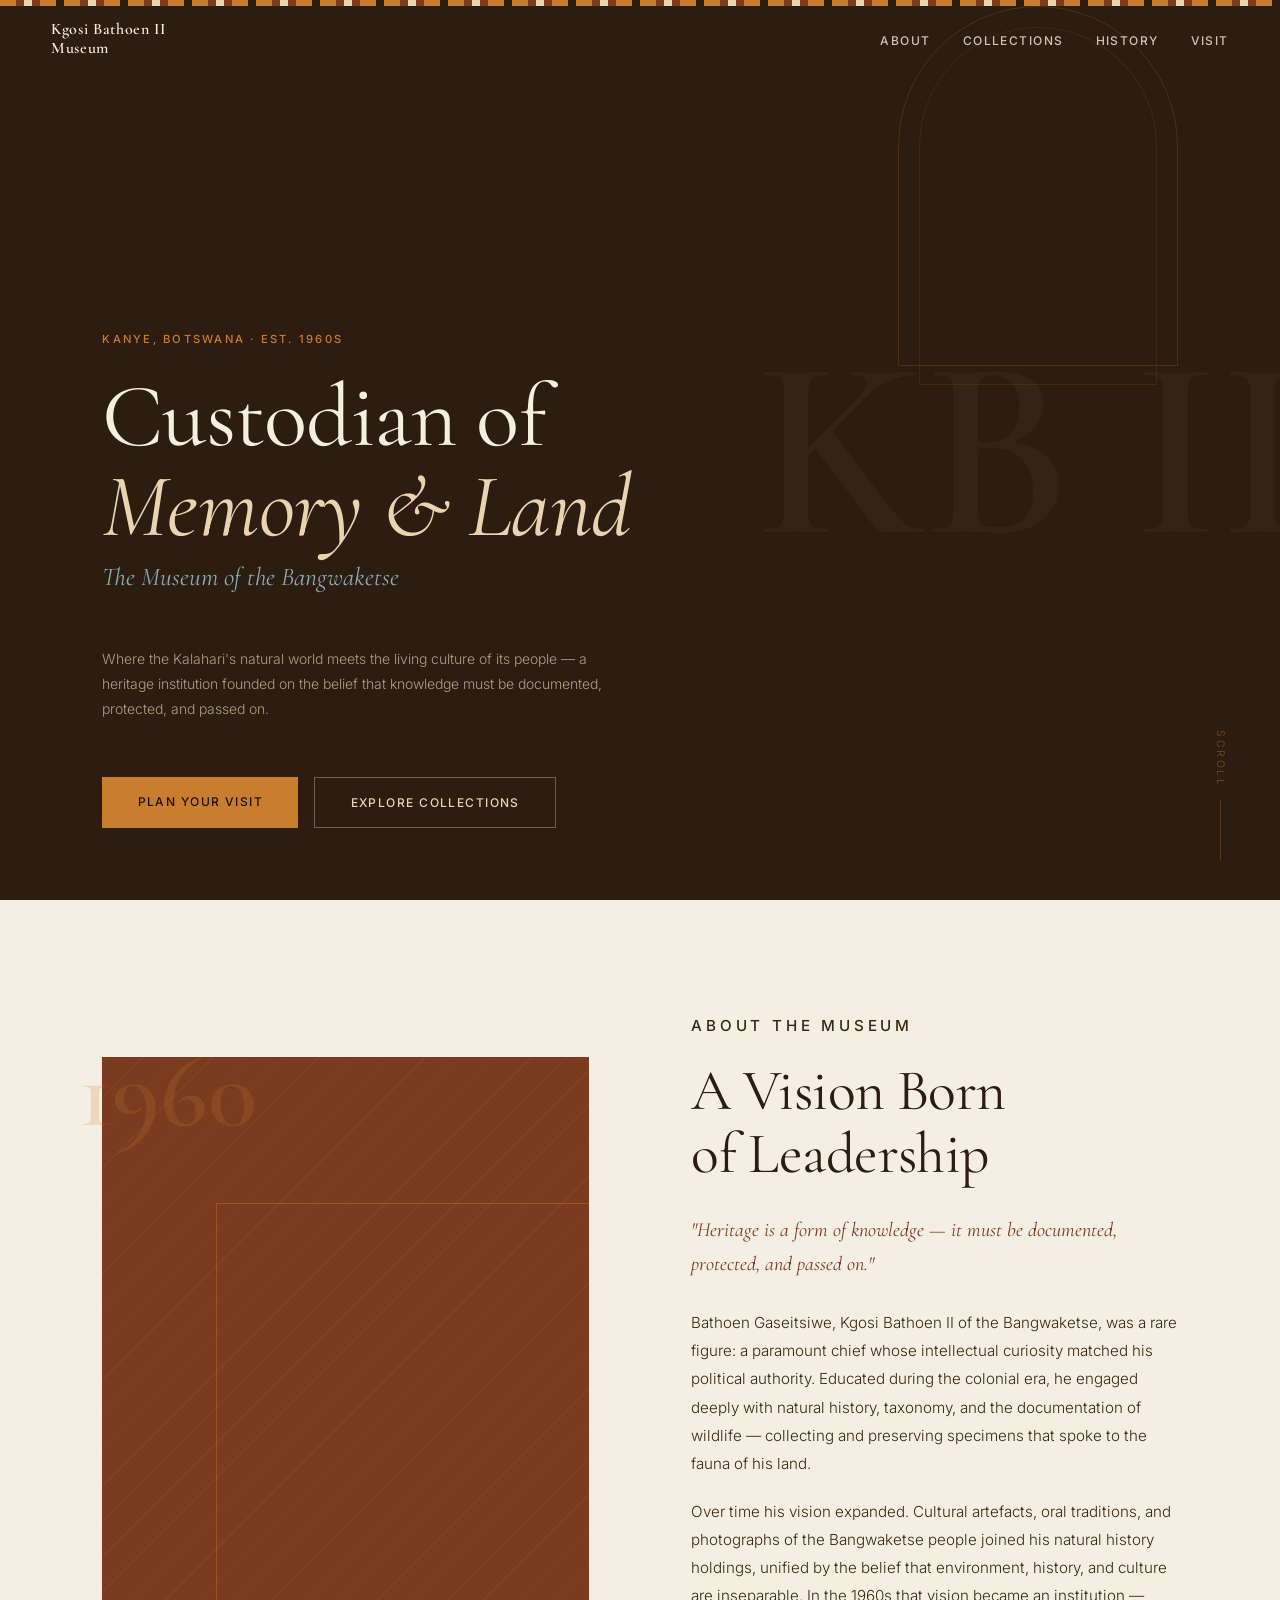
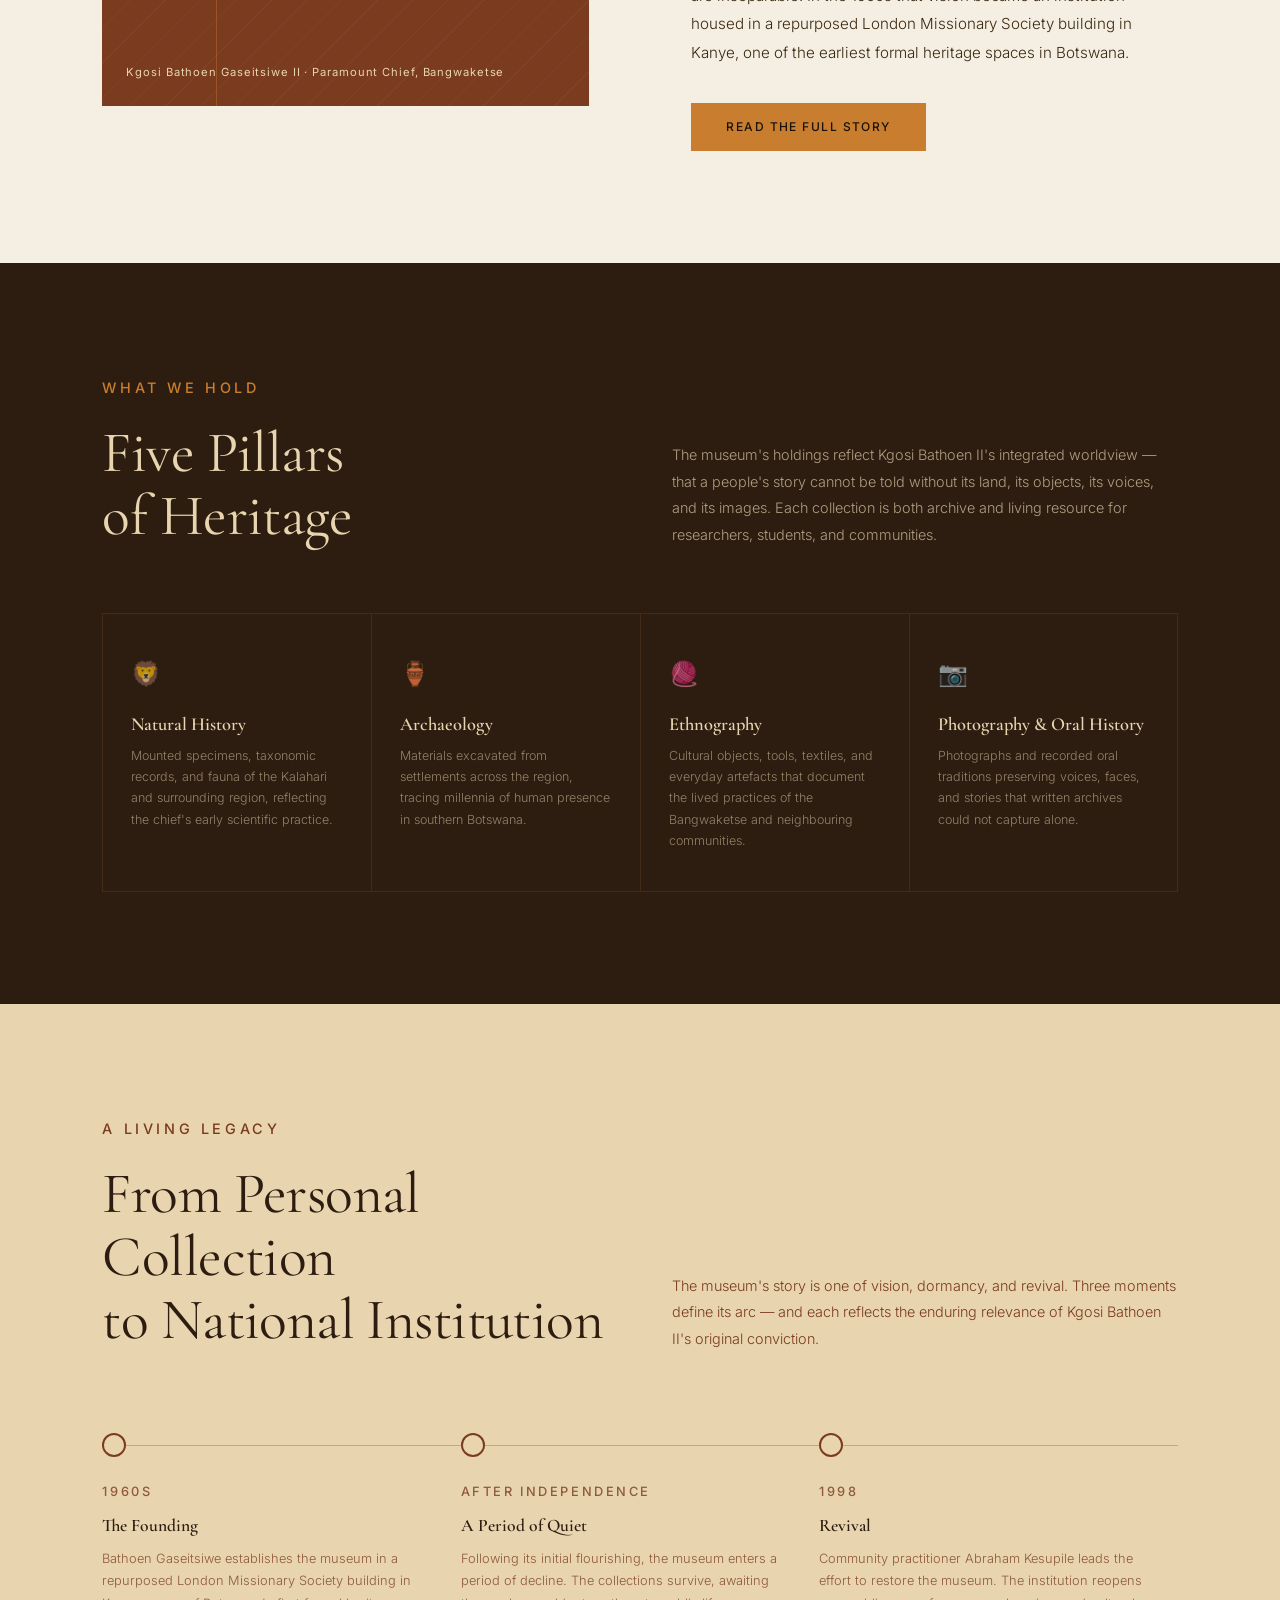
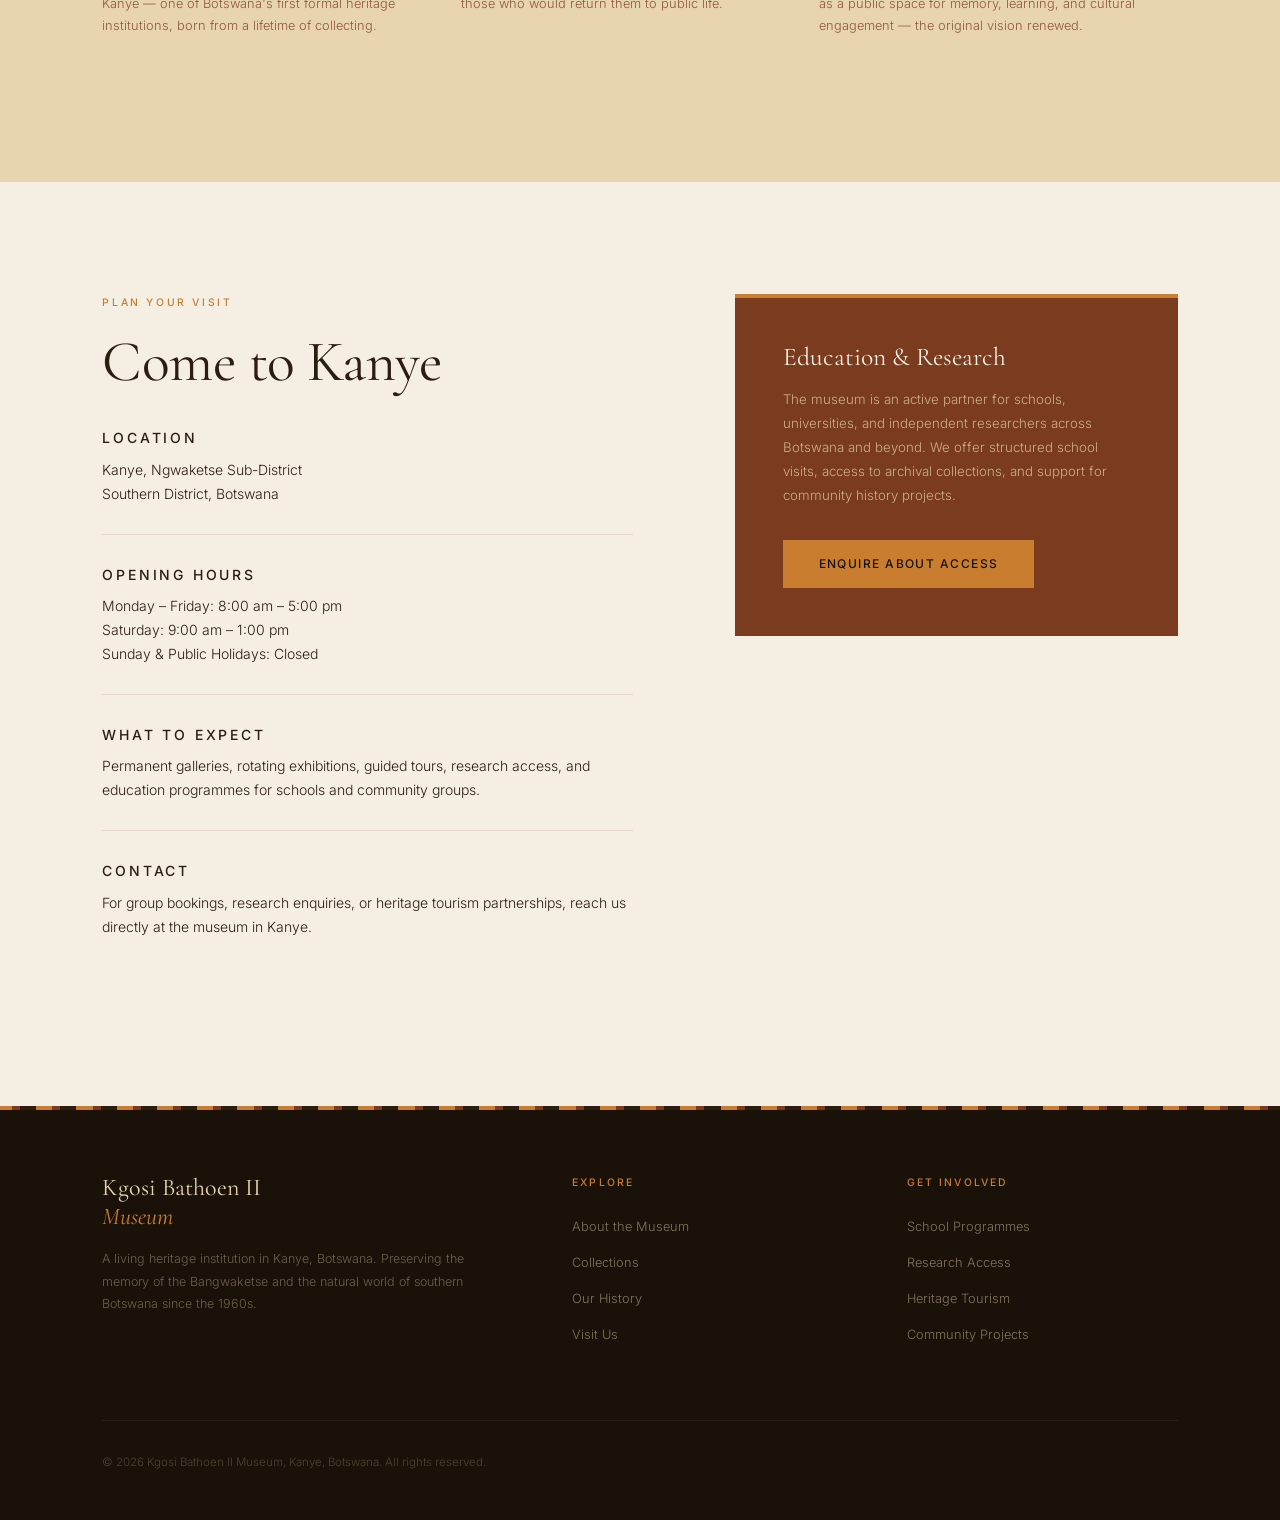
<file: index.html>
<!DOCTYPE html>
<html lang="en">
<head>
  <meta charset="UTF-8" />
  <meta name="viewport" content="width=device-width, initial-scale=1.0" />
  <title>Kgosi Bathoen II Museum — Kanye, Botswana</title>
  <link href="https://fonts.googleapis.com/css2?family=Cormorant+Garamond:ital,wght@0,400;0,600;1,400&family=Inter:wght@300;400;500&display=swap" rel="stylesheet" />
  <style>
    *, *::before, *::after { box-sizing: border-box; margin: 0; padding: 0; }

    :root {
      --earth:    #2C1D10;
      --sienna:   #7A3B1E;
      --ochre:    #C97D2E;
      --sand:     #E8D5B0;
      --bone:     #F5EFE3;
      --sky:      #8BAAB4;
      --ink:      #1A1209;

      --display:  'Cormorant Garamond', Georgia, serif;
      --body:     'Inter', system-ui, sans-serif;
    }

    html { scroll-behavior: smooth; }

    body {
      background: var(--bone);
      color: var(--ink);
      font-family: var(--body);
      font-weight: 300;
      line-height: 1.65;
      overflow-x: hidden;
    }

    /* ── NAV ── */
    nav {
      position: fixed;
      top: 0; left: 0; right: 0;
      z-index: 100;
      display: flex;
      align-items: center;
      justify-content: space-between;
      padding: 1.25rem 4vw;
      background: transparent;
      transition: background 0.4s, backdrop-filter 0.4s;
    }
    nav.scrolled {
      background: rgba(245, 239, 227, 0.92);
      backdrop-filter: blur(10px);
      border-bottom: 1px solid rgba(122,59,30,0.15);
    }
    .nav-logo {
      font-family: var(--display);
      font-size: 1rem;
      font-weight: 600;
      color: var(--bone);
      letter-spacing: 0.04em;
      text-decoration: none;
      line-height: 1.2;
    }
    nav.scrolled .nav-logo { color: var(--earth); }
    .nav-links {
      display: flex;
      gap: 2rem;
      list-style: none;
    }
    .nav-links a {
      font-size: 0.75rem;
      font-weight: 500;
      letter-spacing: 0.12em;
      text-transform: uppercase;
      color: rgba(245,239,227,0.8);
      text-decoration: none;
      transition: color 0.25s;
    }
    nav.scrolled .nav-links a { color: var(--sienna); }
    .nav-links a:hover { color: var(--ochre); }

    /* ── HERO ── */
    .hero {
      position: relative;
      min-height: 100vh;
      display: flex;
      flex-direction: column;
      justify-content: flex-end;
      padding: 0 8vw 8vh;
      background: var(--earth);
      overflow: hidden;
    }

    /* Kente-inspired geometric border — the signature element */
    .hero-border {
      position: absolute;
      top: 0; left: 0; right: 0;
      height: 6px;
      background: repeating-linear-gradient(
        90deg,
        var(--ochre) 0px, var(--ochre) 16px,
        var(--sienna) 16px, var(--sienna) 24px,
        var(--sand) 24px, var(--sand) 32px,
        var(--sienna) 32px, var(--sienna) 40px,
        var(--ochre) 40px, var(--ochre) 56px,
        var(--earth) 56px, var(--earth) 64px
      );
    }

    /* Large decorative background lettering */
    .hero-ghost {
      position: absolute;
      right: -2vw;
      top: 50%;
      transform: translateY(-50%);
      font-family: var(--display);
      font-size: clamp(8rem, 20vw, 22rem);
      font-weight: 600;
      color: rgba(255,255,255,0.03);
      line-height: 1;
      user-select: none;
      pointer-events: none;
      white-space: nowrap;
    }

    /* Decorative arch motif */
    .hero-arch {
      position: absolute;
      top: 6px;
      right: 8vw;
      width: 280px;
      height: 360px;
      border: 1px solid rgba(201,125,46,0.2);
      border-radius: 140px 140px 0 0;
      pointer-events: none;
    }
    .hero-arch::before {
      content: '';
      position: absolute;
      top: 20px; left: 20px; right: 20px; bottom: -20px;
      border: 1px solid rgba(201,125,46,0.12);
      border-radius: 120px 120px 0 0;
    }

    .hero-eyebrow {
      font-size: 0.7rem;
      letter-spacing: 0.2em;
      text-transform: uppercase;
      color: var(--ochre);
      margin-bottom: 1.5rem;
      font-weight: 500;
    }

    .hero-title {
      font-family: var(--display);
      font-size: clamp(3rem, 7vw, 6.5rem);
      font-weight: 400;
      line-height: 1.0;
      color: var(--bone);
      margin-bottom: 0.25rem;
      letter-spacing: -0.01em;
    }
    .hero-title em {
      font-style: italic;
      color: var(--sand);
    }

    .hero-sub {
      font-family: var(--display);
      font-size: clamp(1rem, 2.5vw, 1.6rem);
      font-style: italic;
      color: var(--sky);
      margin-bottom: 3rem;
      font-weight: 400;
    }

    .hero-tagline {
      max-width: 520px;
      font-size: 0.875rem;
      color: rgba(232,213,176,0.7);
      line-height: 1.8;
      margin-bottom: 3.5rem;
      font-weight: 300;
    }

    .hero-actions {
      display: flex;
      gap: 1rem;
      flex-wrap: wrap;
    }

    .btn-primary {
      display: inline-block;
      padding: 0.9rem 2.2rem;
      background: var(--ochre);
      color: var(--ink);
      font-size: 0.75rem;
      font-weight: 500;
      letter-spacing: 0.12em;
      text-transform: uppercase;
      text-decoration: none;
      border: none;
      cursor: pointer;
      transition: background 0.25s, transform 0.2s;
    }
    .btn-primary:hover { background: var(--sand); transform: translateY(-2px); }

    .btn-ghost {
      display: inline-block;
      padding: 0.9rem 2.2rem;
      background: transparent;
      color: var(--sand);
      font-size: 0.75rem;
      font-weight: 500;
      letter-spacing: 0.12em;
      text-transform: uppercase;
      text-decoration: none;
      border: 1px solid rgba(232,213,176,0.35);
      transition: border-color 0.25s, color 0.25s, transform 0.2s;
    }
    .btn-ghost:hover {
      border-color: var(--ochre);
      color: var(--ochre);
      transform: translateY(-2px);
    }

    .hero-scroll {
      position: absolute;
      bottom: 2.5rem;
      right: 4vw;
      writing-mode: vertical-rl;
      font-size: 0.65rem;
      letter-spacing: 0.25em;
      text-transform: uppercase;
      color: rgba(201,125,46,0.5);
      display: flex;
      align-items: center;
      gap: 0.8rem;
    }
    .hero-scroll::after {
      content: '';
      width: 1px;
      height: 60px;
      background: var(--ochre);
      opacity: 0.3;
    }

    /* ── SECTION DEFAULTS ── */
    section { padding: 7rem 8vw; }

    .section-label {
      font-size: 0.65rem;
      letter-spacing: 0.25em;
      text-transform: uppercase;
      color: var(--ochre);
      font-weight: 500;
      margin-bottom: 1.25rem;
    }

    h2 {
      font-family: var(--display);
      font-size: clamp(2rem, 4.5vw, 3.8rem);
      font-weight: 400;
      line-height: 1.1;
      letter-spacing: -0.01em;
      color: var(--earth);
    }

    /* ── ABOUT ── */
    .about {
      background: var(--bone);
      display: grid;
      grid-template-columns: 1fr 1fr;
      gap: 8vw;
      align-items: center;
    }

    .about-visual {
      position: relative;
    }
    .about-rect {
      width: 100%;
      aspect-ratio: 3/4;
      background: var(--sienna);
      position: relative;
      overflow: hidden;
    }
    .about-rect::before {
      content: '';
      position: absolute;
      inset: 0;
      background: repeating-linear-gradient(
        -45deg,
        transparent,
        transparent 24px,
        rgba(255,255,255,0.04) 24px,
        rgba(255,255,255,0.04) 25px
      );
    }
    .about-rect-inner {
      position: absolute;
      bottom: -16px;
      right: -16px;
      width: 80%;
      height: 80%;
      border: 1px solid var(--ochre);
      opacity: 0.4;
    }
    .about-year {
      position: absolute;
      top: -1rem;
      left: -1.5rem;
      font-family: var(--display);
      font-size: clamp(4rem, 8vw, 7rem);
      font-weight: 600;
      color: var(--ochre);
      opacity: 0.2;
      line-height: 1;
    }
    .about-caption {
      position: absolute;
      bottom: 1.5rem;
      left: 1.5rem;
      right: 2.5rem;
      font-size: 0.7rem;
      letter-spacing: 0.08em;
      color: var(--sand);
      font-weight: 400;
    }

    .about-content p {
      font-size: 0.95rem;
      color: #3a2810;
      margin-bottom: 1.25rem;
      line-height: 1.85;
    }
    .about-content .lead {
      font-family: var(--display);
      font-size: clamp(1.05rem, 1.8vw, 1.25rem);
      font-style: italic;
      color: var(--sienna);
      line-height: 1.7;
      margin-bottom: 1.75rem;
      font-weight: 400;
    }

    /* ── COLLECTIONS ── */
    .collections {
      background: var(--earth);
      color: var(--bone);
    }
    .collections h2 { color: var(--sand); }
    .collections .section-label { color: var(--ochre); }

    .collections-intro {
      display: grid;
      grid-template-columns: 1fr 1fr;
      gap: 4rem;
      align-items: end;
      margin-bottom: 4rem;
    }
    .collections-intro p {
      font-size: 0.9rem;
      color: rgba(232,213,176,0.7);
      line-height: 1.85;
    }

    .collection-grid {
      display: grid;
      grid-template-columns: repeat(4, 1fr);
      gap: 0;
    }

    .collection-item {
      padding: 2.5rem 1.75rem;
      border: 1px solid rgba(201,125,46,0.15);
      border-right: none;
      transition: background 0.3s;
      cursor: default;
    }
    .collection-item:last-child { border-right: 1px solid rgba(201,125,46,0.15); }
    .collection-item:hover { background: rgba(201,125,46,0.07); }

    .collection-icon {
      font-size: 1.5rem;
      margin-bottom: 1.25rem;
      opacity: 0.7;
    }
    .collection-item h3 {
      font-family: var(--display);
      font-size: 1.15rem;
      font-weight: 600;
      color: var(--sand);
      margin-bottom: 0.6rem;
      line-height: 1.2;
    }
    .collection-item p {
      font-size: 0.78rem;
      color: rgba(232,213,176,0.55);
      line-height: 1.7;
    }

    /* ── TIMELINE ── */
    .timeline {
      background: var(--sand);
    }
    .timeline-header {
      display: grid;
      grid-template-columns: 1fr 1fr;
      gap: 4rem;
      margin-bottom: 5rem;
    }
    .timeline-header p {
      font-size: 0.9rem;
      color: var(--sienna);
      line-height: 1.85;
      align-self: end;
    }

    .timeline-track {
      position: relative;
      display: grid;
      grid-template-columns: repeat(3, 1fr);
      gap: 0;
    }
    .timeline-track::before {
      content: '';
      position: absolute;
      top: 12px;
      left: 0;
      right: 0;
      height: 1px;
      background: var(--sienna);
      opacity: 0.3;
    }
    .timeline-event {
      padding: 0 2rem 2rem 0;
    }
    .timeline-dot {
      width: 24px;
      height: 24px;
      border-radius: 50%;
      border: 2px solid var(--sienna);
      background: var(--sand);
      position: relative;
      margin-bottom: 1.5rem;
      transition: background 0.3s;
    }
    .timeline-event:hover .timeline-dot { background: var(--ochre); border-color: var(--ochre); }
    .timeline-year {
      font-size: 0.65rem;
      letter-spacing: 0.2em;
      text-transform: uppercase;
      color: var(--ochre);
      font-weight: 500;
      margin-bottom: 0.5rem;
    }
    .timeline-event h3 {
      font-family: var(--display);
      font-size: 1.1rem;
      font-weight: 600;
      color: var(--earth);
      margin-bottom: 0.5rem;
    }
    .timeline-event p {
      font-size: 0.8rem;
      color: var(--sienna);
      line-height: 1.75;
      opacity: 0.8;
    }

    /* ── VISIT ── */
    .visit {
      background: var(--bone);
      display: grid;
      grid-template-columns: 1.2fr 1fr;
      gap: 8vw;
      align-items: start;
    }
    .visit h2 { margin-bottom: 2rem; }
    .visit-detail {
      margin-bottom: 1.75rem;
      padding-bottom: 1.75rem;
      border-bottom: 1px solid rgba(122,59,30,0.12);
    }
    .visit-detail:last-of-type { border-bottom: none; }
    .visit-detail-label {
      font-size: 0.65rem;
      letter-spacing: 0.2em;
      text-transform: uppercase;
      color: var(--ochre);
      font-weight: 500;
      margin-bottom: 0.5rem;
    }
    .visit-detail p {
      font-size: 0.875rem;
      color: var(--earth);
      line-height: 1.7;
    }

    .visit-aside {
      background: var(--sienna);
      padding: 3rem;
      position: relative;
      overflow: hidden;
    }
    .visit-aside::before {
      content: '';
      position: absolute;
      top: 0; left: 0; right: 0;
      height: 4px;
      background: var(--ochre);
    }
    .visit-aside h3 {
      font-family: var(--display);
      font-size: 1.6rem;
      font-weight: 400;
      color: var(--bone);
      margin-bottom: 1rem;
      line-height: 1.2;
    }
    .visit-aside p {
      font-size: 0.83rem;
      color: rgba(232,213,176,0.75);
      line-height: 1.8;
      margin-bottom: 2rem;
    }

    /* ── FOOTER ── */
    footer {
      background: var(--ink);
      padding: 4rem 8vw 3rem;
      display: grid;
      grid-template-columns: 1.5fr 1fr 1fr;
      gap: 4rem;
      border-top: 4px solid transparent;
      border-image: repeating-linear-gradient(
        90deg,
        var(--ochre) 0px, var(--ochre) 16px,
        var(--sienna) 16px, var(--sienna) 24px,
        var(--earth) 24px, var(--earth) 40px
      ) 4;
    }
    .footer-brand {
      font-family: var(--display);
      font-size: 1.5rem;
      color: var(--sand);
      font-weight: 400;
      line-height: 1.2;
      margin-bottom: 1rem;
    }
    .footer-brand em { font-style: italic; color: var(--ochre); }
    footer p {
      font-size: 0.78rem;
      color: rgba(232,213,176,0.4);
      line-height: 1.8;
    }
    .footer-col h4 {
      font-size: 0.65rem;
      letter-spacing: 0.2em;
      text-transform: uppercase;
      color: var(--ochre);
      font-weight: 500;
      margin-bottom: 1.25rem;
    }
    .footer-col ul { list-style: none; }
    .footer-col li { margin-bottom: 0.6rem; }
    .footer-col a {
      font-size: 0.8rem;
      color: rgba(232,213,176,0.5);
      text-decoration: none;
      transition: color 0.2s;
    }
    .footer-col a:hover { color: var(--ochre); }
    .footer-bottom {
      grid-column: 1 / -1;
      padding-top: 2rem;
      border-top: 1px solid rgba(255,255,255,0.06);
      font-size: 0.72rem;
      color: rgba(232,213,176,0.25);
    }

    /* ── RESPONSIVE ── */
    @media (max-width: 900px) {
      .about, .visit { grid-template-columns: 1fr; }
      .about-visual { display: none; }
      .collections-intro, .timeline-header { grid-template-columns: 1fr; }
      .collection-grid { grid-template-columns: 1fr 1fr; }
      .collection-item:nth-child(2) { border-right: 1px solid rgba(201,125,46,0.15); }
      .timeline-track { grid-template-columns: 1fr; }
      .timeline-track::before { display: none; }
      footer { grid-template-columns: 1fr; gap: 2.5rem; }
      .nav-links { display: none; }
      .hero-arch { display: none; }
    }

    @media (prefers-reduced-motion: reduce) {
      * { transition: none !important; }
    }
  </style>
</head>
<body>

  <!-- NAV -->
  <nav id="nav">
    <a href="#" class="nav-logo">Kgosi Bathoen II<br>Museum</a>
    <ul class="nav-links">
      <li><a href="#about">About</a></li>
      <li><a href="#collections">Collections</a></li>
      <li><a href="#history">History</a></li>
      <li><a href="#visit">Visit</a></li>
    </ul>
  </nav>

  <!-- HERO -->
  <section class="hero" id="hero">
    <div class="hero-border"></div>
    <div class="hero-ghost">KB II</div>
    <div class="hero-arch"></div>

    <p class="hero-eyebrow">Kanye, Botswana · Est. 1960s</p>
    <h1 class="hero-title">
      Custodian of<br>
      <em>Memory &amp; Land</em>
    </h1>
    <p class="hero-sub">The Museum of the Bangwaketse</p>
    <p class="hero-tagline">
      Where the Kalahari's natural world meets the living culture of its people —
      a heritage institution founded on the belief that knowledge must be documented,
      protected, and passed on.
    </p>
    <div class="hero-actions">
      <a href="#visit" class="btn-primary">Plan Your Visit</a>
      <a href="#collections" class="btn-ghost">Explore Collections</a>
    </div>

    <div class="hero-scroll">Scroll</div>
  </section>

  <!-- ABOUT -->
  <section class="about" id="about">
    <div class="about-visual">
      <div class="about-rect">
        <div class="about-rect-inner"></div>
        <p class="about-caption">Kgosi Bathoen Gaseitsiwe II · Paramount Chief, Bangwaketse</p>
      </div>
      <div class="about-year">1960</div>
    </div>
    <div class="about-content">
      <p class="section-label">About the Museum</p>
      <h2>A Vision Born<br>of Leadership</h2>
      <br>
      <p class="lead">
        "Heritage is a form of knowledge — it must be documented, protected, and passed on."
      </p>
      <p>
        Bathoen Gaseitsiwe, Kgosi Bathoen II of the Bangwaketse, was a rare figure: a paramount chief whose intellectual curiosity matched his political authority. Educated during the colonial era, he engaged deeply with natural history, taxonomy, and the documentation of wildlife — collecting and preserving specimens that spoke to the fauna of his land.
      </p>
      <p>
        Over time his vision expanded. Cultural artefacts, oral traditions, and photographs of the Bangwaketse people joined his natural history holdings, unified by the belief that environment, history, and culture are inseparable. In the 1960s that vision became an institution — housed in a repurposed London Missionary Society building in Kanye, one of the earliest formal heritage spaces in Botswana.
      </p>
      <a href="#history" class="btn-primary" style="margin-top:1rem; display:inline-block;">Read the Full Story</a>
    </div>
  </section>

  <!-- COLLECTIONS -->
  <section class="collections" id="collections">
    <div class="collections-intro">
      <div>
        <p class="section-label">What We Hold</p>
        <h2>Five Pillars<br>of Heritage</h2>
      </div>
      <p>
        The museum's holdings reflect Kgosi Bathoen II's integrated worldview — that a people's story cannot be told without its land, its objects, its voices, and its images. Each collection is both archive and living resource for researchers, students, and communities.
      </p>
    </div>

    <div class="collection-grid">
      <div class="collection-item">
        <div class="collection-icon">🦁</div>
        <h3>Natural History</h3>
        <p>Mounted specimens, taxonomic records, and fauna of the Kalahari and surrounding region, reflecting the chief's early scientific practice.</p>
      </div>
      <div class="collection-item">
        <div class="collection-icon">🏺</div>
        <h3>Archaeology</h3>
        <p>Materials excavated from settlements across the region, tracing millennia of human presence in southern Botswana.</p>
      </div>
      <div class="collection-item">
        <div class="collection-icon">🧶</div>
        <h3>Ethnography</h3>
        <p>Cultural objects, tools, textiles, and everyday artefacts that document the lived practices of the Bangwaketse and neighbouring communities.</p>
      </div>
      <div class="collection-item">
        <div class="collection-icon">📷</div>
        <h3>Photography &amp; Oral History</h3>
        <p>Photographs and recorded oral traditions preserving voices, faces, and stories that written archives could not capture alone.</p>
      </div>
    </div>
  </section>

  <!-- TIMELINE -->
  <section class="timeline" id="history">
    <div class="timeline-header">
      <div>
        <p class="section-label">A Living Legacy</p>
        <h2>From Personal Collection<br>to National Institution</h2>
      </div>
      <p>
        The museum's story is one of vision, dormancy, and revival. Three moments define its arc — and each reflects the enduring relevance of Kgosi Bathoen II's original conviction.
      </p>
    </div>

    <div class="timeline-track">
      <div class="timeline-event">
        <div class="timeline-dot"></div>
        <p class="timeline-year">1960s</p>
        <h3>The Founding</h3>
        <p>Bathoen Gaseitsiwe establishes the museum in a repurposed London Missionary Society building in Kanye — one of Botswana's first formal heritage institutions, born from a lifetime of collecting.</p>
      </div>
      <div class="timeline-event">
        <div class="timeline-dot"></div>
        <p class="timeline-year">After Independence</p>
        <h3>A Period of Quiet</h3>
        <p>Following its initial flourishing, the museum enters a period of decline. The collections survive, awaiting those who would return them to public life.</p>
      </div>
      <div class="timeline-event">
        <div class="timeline-dot"></div>
        <p class="timeline-year">1998</p>
        <h3>Revival</h3>
        <p>Community practitioner Abraham Kesupile leads the effort to restore the museum. The institution reopens as a public space for memory, learning, and cultural engagement — the original vision renewed.</p>
      </div>
    </div>
  </section>

  <!-- VISIT -->
  <section class="visit" id="visit">
    <div>
      <p class="section-label">Plan Your Visit</p>
      <h2>Come to Kanye</h2>

      <div class="visit-detail">
        <p class="visit-detail-label">Location</p>
        <p>Kanye, Ngwaketse Sub-District<br>Southern District, Botswana</p>
      </div>
      <div class="visit-detail">
        <p class="visit-detail-label">Opening Hours</p>
        <p>Monday – Friday: 8:00 am – 5:00 pm<br>Saturday: 9:00 am – 1:00 pm<br>Sunday &amp; Public Holidays: Closed</p>
      </div>
      <div class="visit-detail">
        <p class="visit-detail-label">What to Expect</p>
        <p>Permanent galleries, rotating exhibitions, guided tours, research access, and education programmes for schools and community groups.</p>
      </div>
      <div class="visit-detail">
        <p class="visit-detail-label">Contact</p>
        <p>For group bookings, research enquiries, or heritage tourism partnerships, reach us directly at the museum in Kanye.</p>
      </div>
    </div>

    <div class="visit-aside">
      <h3>Education &amp; Research</h3>
      <p>
        The museum is an active partner for schools, universities, and independent researchers across Botswana and beyond. We offer structured school visits, access to archival collections, and support for community history projects.
      </p>
      <a href="#" class="btn-primary">Enquire About Access</a>
    </div>
  </section>

  <!-- FOOTER -->
  <footer>
    <div>
      <div class="footer-brand">Kgosi Bathoen II<br><em>Museum</em></div>
      <p>A living heritage institution in Kanye, Botswana. Preserving the memory of the Bangwaketse and the natural world of southern Botswana since the 1960s.</p>
    </div>
    <div class="footer-col">
      <h4>Explore</h4>
      <ul>
        <li><a href="#about">About the Museum</a></li>
        <li><a href="#collections">Collections</a></li>
        <li><a href="#history">Our History</a></li>
        <li><a href="#visit">Visit Us</a></li>
      </ul>
    </div>
    <div class="footer-col">
      <h4>Get Involved</h4>
      <ul>
        <li><a href="#">School Programmes</a></li>
        <li><a href="#">Research Access</a></li>
        <li><a href="#">Heritage Tourism</a></li>
        <li><a href="#">Community Projects</a></li>
      </ul>
    </div>
    <div class="footer-bottom">
      © 2026 Kgosi Bathoen II Museum, Kanye, Botswana. All rights reserved.
    </div>
  </footer>

  <script>
    // Nav scroll state
    const nav = document.getElementById('nav');
    window.addEventListener('scroll', () => {
      nav.classList.toggle('scrolled', window.scrollY > 60);
    });
  </script>
</body>
</html>
</file>
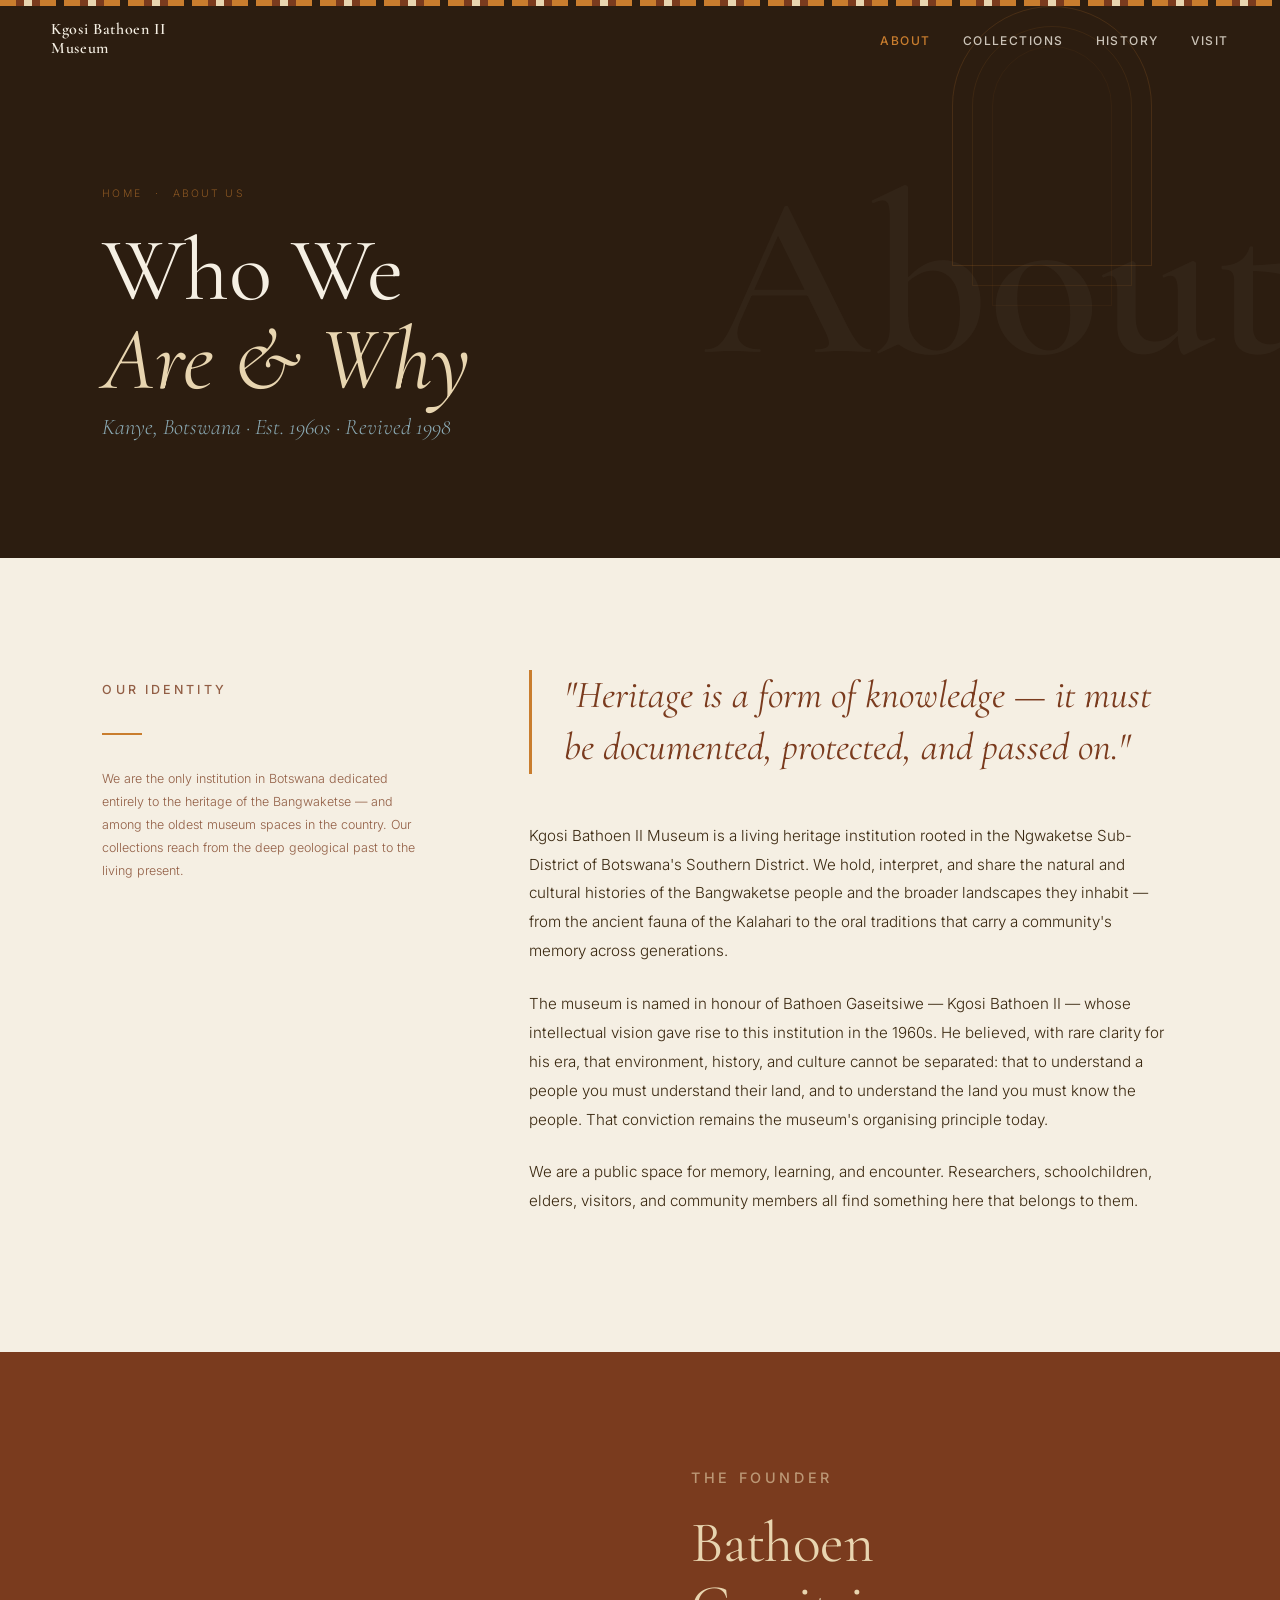
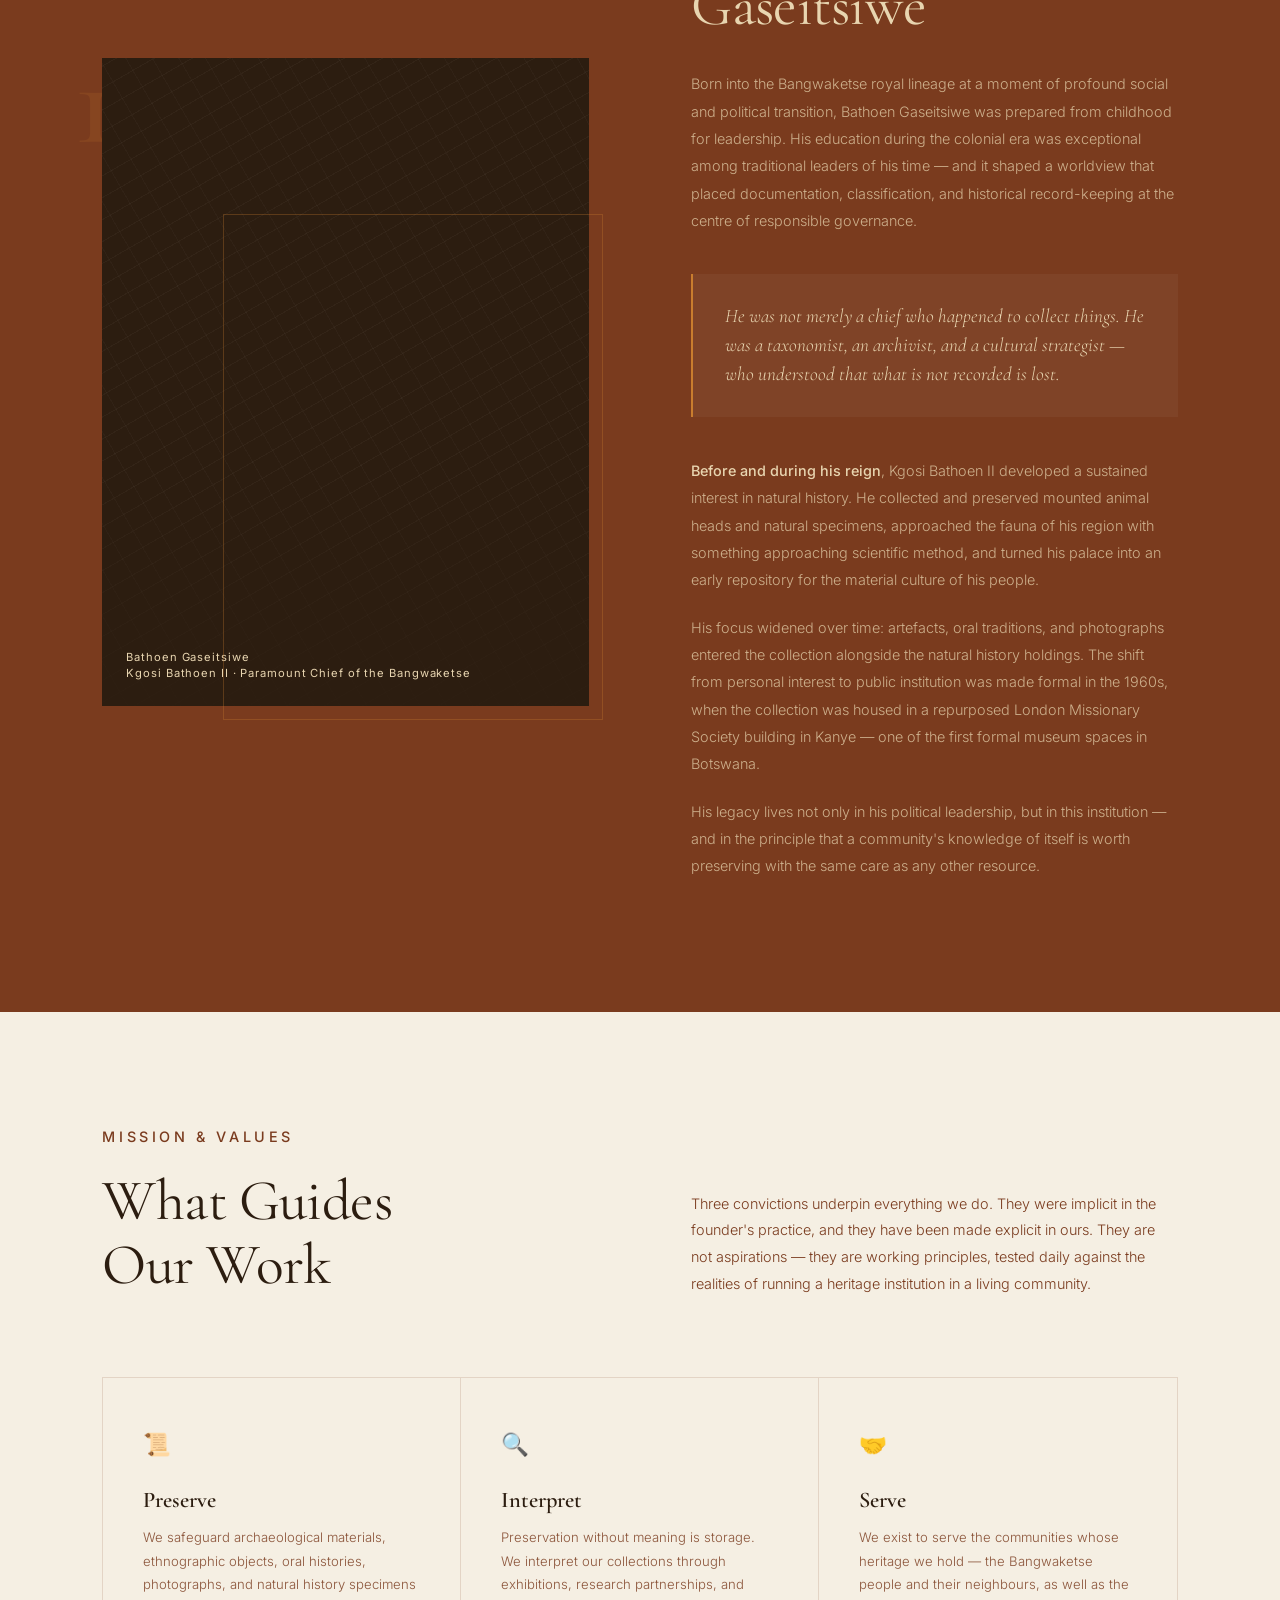
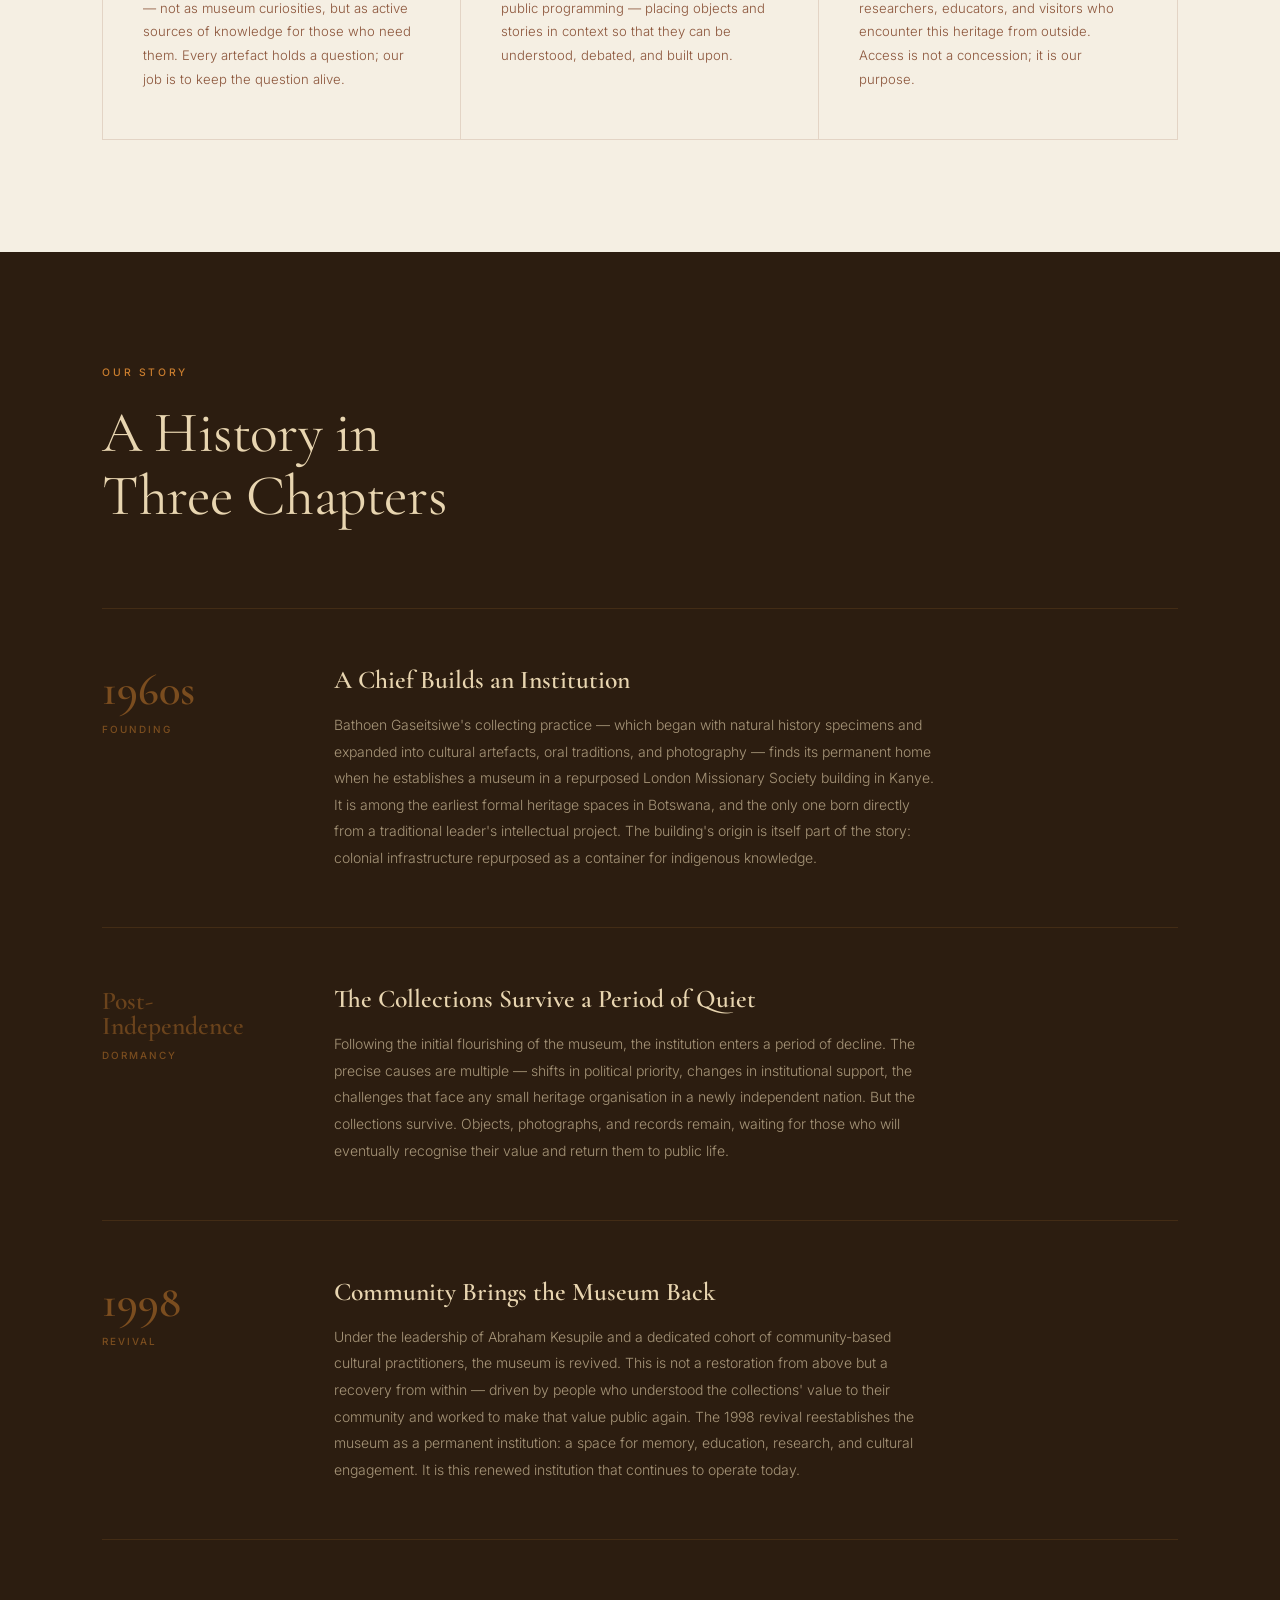
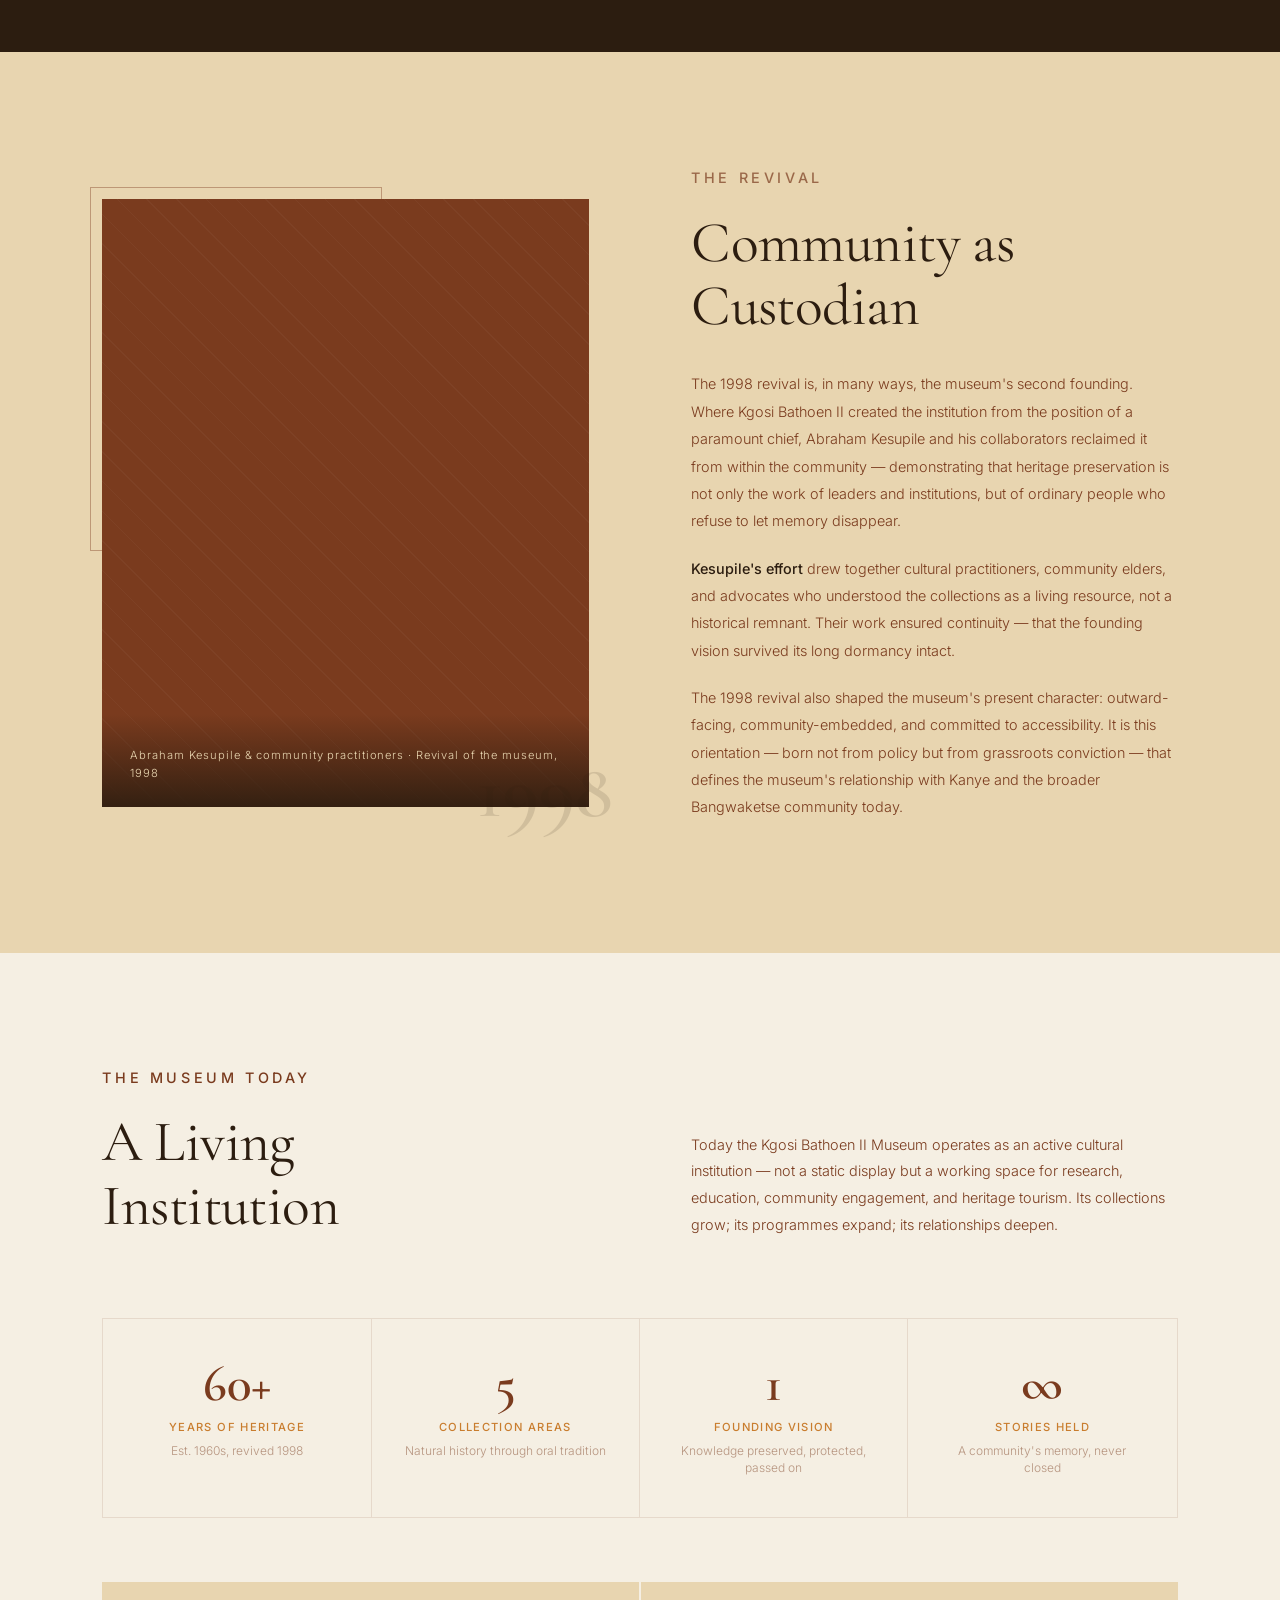
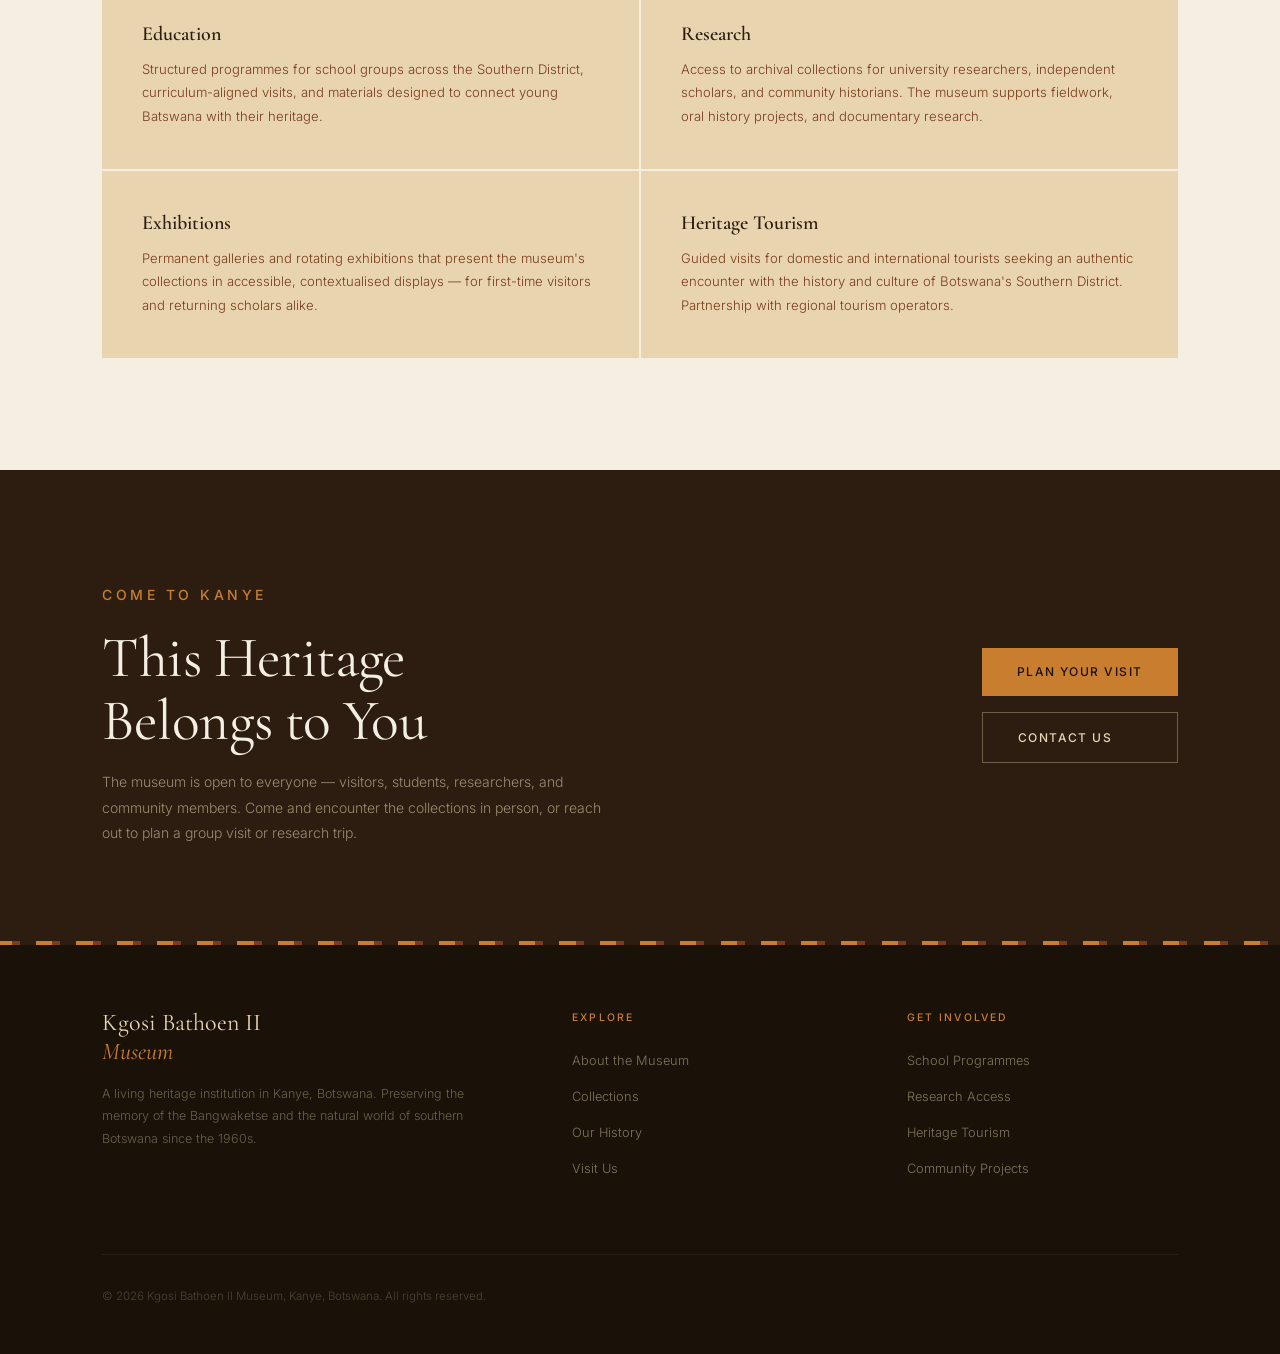
<file: about.html>
<!DOCTYPE html>
<html lang="en">
<head>
  <meta charset="UTF-8" />
  <meta name="viewport" content="width=device-width, initial-scale=1.0" />
  <title>About Us — Kgosi Bathoen II Museum</title>
  <link href="https://fonts.googleapis.com/css2?family=Cormorant+Garamond:ital,wght@0,400;0,600;1,400&family=Inter:wght@300;400;500&display=swap" rel="stylesheet" />
  <style>
    *, *::before, *::after { box-sizing: border-box; margin: 0; padding: 0; }

    :root {
      --earth:   #2C1D10;
      --sienna:  #7A3B1E;
      --ochre:   #C97D2E;
      --sand:    #E8D5B0;
      --bone:    #F5EFE3;
      --sky:     #8BAAB4;
      --ink:     #1A1209;

      --display: 'Cormorant Garamond', Georgia, serif;
      --body:    'Inter', system-ui, sans-serif;
    }

    html { scroll-behavior: smooth; }
body {
      background: var(--bone);
      color: var(--ink);
      font-family: var(--body);
      font-weight: 300;
      line-height: 1.65;
      overflow-x: hidden;
    }

    /* ── NAV ── */
    nav {
      position: fixed;
      top: 0; left: 0; right: 0;
      z-index: 100;
      display: flex;
      align-items: center;
      justify-content: space-between;
      padding: 1.25rem 4vw;
      background: transparent;
      transition: background 0.4s, backdrop-filter 0.4s;
    }
    nav.scrolled {
      background: rgba(245,239,227,0.92);
      backdrop-filter: blur(10px);
      border-bottom: 1px solid rgba(122,59,30,0.15);
    }
    .nav-logo {
      font-family: var(--display);
      font-size: 1rem;
      font-weight: 600;
      color: var(--bone);
      letter-spacing: 0.04em;
      text-decoration: none;
      line-height: 1.2;
    }
    nav.scrolled .nav-logo { color: var(--earth); }
    .nav-links {
      display: flex;
      gap: 2rem;
      list-style: none;
    }
    .nav-links a {
      font-size: 0.75rem;
      font-weight: 500;
      letter-spacing: 0.12em;
      text-transform: uppercase;
      color: rgba(245,239,227,0.8);
      text-decoration: none;
      transition: color 0.25s;
    }
    .nav-links a.active { color: var(--ochre); }
    nav.scrolled .nav-links a { color: var(--sienna); }
    nav.scrolled .nav-links a.active { color: var(--ochre); }
    .nav-links a:hover { color: var(--ochre); }

    /* ── SHARED BITS ── */
      .kente-stripe {
      height: 6px;
      background: repeating-linear-gradient(
        90deg,
        var(--ochre)  0px,  var(--ochre)  16px,
        var(--sienna) 16px, var(--sienna) 24px,
        var(--sand)   24px, var(--sand)   32px,
        var(--sienna) 32px, var(--sienna) 40px,
        var(--ochre)  40px, var(--ochre)  56px,
        var(--earth)  56px, var(--earth)  64px
      );
    }

    .section-label {
      font-size: 0.65rem;
      letter-spacing: 0.25em;
      text-transform: uppercase;
      color: var(--ochre);
      font-weight: 500;
      margin-bottom: 1.25rem;
    }

    h2 {
      font-family: var(--display);
      font-size: clamp(2rem, 4.5vw, 3.8rem);
      font-weight: 400;
      line-height: 1.1;
      letter-spacing: -0.01em;
      color: var(--earth);
    }

    .btn-primary {
      display: inline-block;
      padding: 0.9rem 2.2rem;
      background: var(--ochre);
      color: var(--ink);
      font-size: 0.75rem;
      font-weight: 500;
      letter-spacing: 0.12em;
      text-transform: uppercase;
      text-decoration: none;
      border: none;
      cursor: pointer;
      transition: background 0.25s, transform 0.2s;
    }
    .btn-primary:hover { background: var(--sand); transform: translateY(-2px); }

    .btn-ghost {
      display: inline-block;
      padding: 0.9rem 2.2rem;
      background: transparent;
      color: var(--sand);
      font-size: 0.75rem;
      font-weight: 500;
      letter-spacing: 0.12em;
      text-transform: uppercase;
      text-decoration: none;
      border: 1px solid rgba(232,213,176,0.35);
      transition: border-color 0.25s, color 0.25s, transform 0.2s;
    }
    .btn-ghost:hover { border-color: var(--ochre); color: var(--ochre); transform: translateY(-2px); }

    /* ── PAGE HERO ── */
    .page-hero {
      position: relative;
      background: var(--earth);
      padding: 16vh 8vw 8vh;
      overflow: hidden;
      min-height: 62vh;
      display: flex;
      flex-direction: column;
      justify-content: flex-end;
    }
    .page-hero .kente-stripe {
      position: absolute;
      top: 0; left: 0; right: 0;
    }
    .page-hero-ghost {
      position: absolute;
      right: -1vw;
      top: 50%;
      transform: translateY(-50%);
      font-family: var(--display);
      font-size: clamp(7rem, 18vw, 20rem);
      font-weight: 600;
      color: rgba(255,255,255,0.03);
      line-height: 1;
      user-select: none;
      pointer-events: none;
      white-space: nowrap;
    }
  
    /* concentric arcs decorating the right side */
    .page-hero-arcs {
      position: absolute;
      top: 6px; right: 10vw;
      width: 200px; height: 260px;
      pointer-events: none;
    }
    .page-hero-arcs span {
      position: absolute;
      border-radius: 100px 100px 0 0;
      border: 1px solid rgba(201,125,46,0.18);
    }
    .page-hero-arcs span:nth-child(1) { inset: 0; }
    .page-hero-arcs span:nth-child(2) { inset: 20px 20px -20px; border-color: rgba(201,125,46,0.10); }
    .page-hero-arcs span:nth-child(3) { inset: 40px 40px -40px; border-color: rgba(201,125,46,0.06); }

    .page-hero-breadcrumb {
      font-size: 0.65rem;
      letter-spacing: 0.2em;
      text-transform: uppercase;
      color: rgba(201,125,46,0.6);
      margin-bottom: 1.5rem;
    }
    .page-hero-breadcrumb a {
      color: rgba(201,125,46,0.6);
      text-decoration: none;
    }
    .page-hero-breadcrumb a:hover { color: var(--ochre); }
    .page-hero-breadcrumb span { margin: 0 0.5rem; }

    .page-hero h1 {
      font-family: var(--display);
      font-size: clamp(2.8rem, 7vw, 6rem);
      font-weight: 400;
      line-height: 1.0;
      color: var(--bone);
      letter-spacing: -0.01em;
      margin-bottom: 0.25rem;
    }
    .page-hero h1 em { font-style: italic; color: var(--sand); }

    .page-hero-sub {
      font-family: var(--display);
      font-style: italic;
      font-size: clamp(1rem, 2vw, 1.4rem);
      color: var(--sky);
      margin-bottom: 2.5rem;
    }

    /* ── OPENING STATEMENT ── */
      .opening {
      background: var(--bone);
      padding: 7rem 8vw;
      display: grid;
      grid-template-columns: 1fr 2fr;
      gap: 8vw;
      align-items: start;
    }
    .opening-aside {
      padding-top: 0.5rem;
    }
    .opening-aside .section-label { margin-bottom: 2rem; }
    .opening-aside-rule {
      width: 40px;
      height: 2px;
      background: var(--ochre);
      margin-bottom: 2rem;
    }
    .opening-aside p {
      font-size: 0.78rem;
      color: var(--sienna);
      line-height: 1.85;
      opacity: 0.8;
    }

    .opening-body blockquote {
      font-family: var(--display);
      font-size: clamp(1.5rem, 3vw, 2.4rem);
      font-style: italic;
      font-weight: 400;
      color: var(--sienna);
      line-height: 1.35;
      border-left: 3px solid var(--ochre);
      padding-left: 2rem;
      margin-bottom: 3rem;
    }
    .opening-body p {
      font-size: 0.95rem;
      color: #3a2810;
      line-height: 1.9;
      margin-bottom: 1.5rem;
      max-width: 640px;
    }
    /* ── FOUNDER PORTRAIT SECTION ── */
    .founder {
      background: var(--sienna);
      padding: 7rem 8vw;
      display: grid;
      grid-template-columns: 1fr 1fr;
      gap: 8vw;
      align-items: center;
    }

    .founder-portrait {
      position: relative;
    }
    .founder-frame {
      width: 100%;
      aspect-ratio: 3/4;
      background: var(--earth);
      position: relative;
      overflow: hidden;
    }
    /* Hatched texture to stand in for photo */
    .founder-frame::before {
      content: '';
      position: absolute;
      inset: 0;
      background:
        repeating-linear-gradient(
          -30deg,
          transparent,
          transparent 18px,
          rgba(255,255,255,0.03) 18px,
          rgba(255,255,255,0.03) 19px
        ),
        repeating-linear-gradient(
          60deg,
          transparent,
          transparent 22px,
          rgba(255,255,255,0.025) 22px,
          rgba(255,255,255,0.025) 23px
        );
    }
      /* Inner ruled overlay */
    .founder-frame-inner {
      position: absolute;
      bottom: 0; left: 0; right: 0;
      height: 35%;
      background: linear-gradient(to top, rgba(44,29,16,0.9), transparent);
      display: flex;
      align-items: flex-end;
      padding: 1.5rem;
    }
    .founder-frame-inner p {
      font-size: 0.7rem;
      letter-spacing: 0.08em;
      color: var(--sand);
      line-height: 1.5;
      font-weight: 400;
    }
    /* Offset decorative border */
    .founder-frame-offset {
      position: absolute;
      bottom: -14px; right: -14px;
      width: 78%; height: 78%;
      border: 1px solid var(--ochre);
      opacity: 0.3;
      pointer-events: none;
    }
    /* Large year stamp */
    .founder-year {
      position: absolute;
      top: -1.25rem;
      left: -1.75rem;
      font-family: var(--display);
      font-size: clamp(5rem, 10vw, 8rem);
      font-weight: 600;
      color: var(--ochre);
      opacity: 0.15;
      line-height: 1;
      pointer-events: none;
    }

    .founder-content .section-label { color: var(--sand); opacity: 0.6; }
    .founder-content h2 { color: var(--sand); margin-bottom: 2rem; }

    .founder-content p {
      font-size: 0.9rem;
      color: rgba(232,213,176,0.75);
      line-height: 1.9;
      margin-bottom: 1.25rem;
      max-width: 520px;
    }
    .founder-content p strong {
      color: var(--sand);
      font-weight: 500;
    }

    .founder-pull {
      margin: 2.5rem 0;
      padding: 1.75rem 2rem;
      border-left: 2px solid var(--ochre);
      background: rgba(255,255,255,0.04);
    }
    .founder-pull p {
      font-family: var(--display);
      font-size: 1.2rem;
      font-style: italic;
      color: var(--sand);
      opacity: 1;
      margin: 0;
      line-height: 1.5;
    }
/* ── MISSION & VALUES ── */
    .mission {
      background: var(--bone);
      padding: 7rem 8vw;
    }
    .mission-header {
      display: grid;
      grid-template-columns: 1fr 1fr;
      gap: 8vw;
      align-items: end;
      margin-bottom: 5rem;
    }
    .mission-header p {
      font-size: 0.9rem;
      color: var(--sienna);
      line-height: 1.85;
    }

    .values-grid {
      display: grid;
      grid-template-columns: repeat(3, 1fr);
      gap: 0;
      border: 1px solid rgba(122,59,30,0.15);
    }
    .value-card {
      padding: 3rem 2.5rem;
      border-right: 1px solid rgba(122,59,30,0.15);
      position: relative;
      transition: background 0.3s;
    }
    .value-card:last-child { border-right: none; }
    .value-card:hover { background: rgba(201,125,46,0.04); }
    .value-card::before {
      content: '';
      position: absolute;
      top: 0; left: 0; right: 0;
      height: 3px;
      background: var(--ochre);
      transform: scaleX(0);
      transform-origin: left;
      transition: transform 0.35s;
    }
    .value-card:hover::before { transform: scaleX(1); }

    .value-icon {
      font-size: 1.4rem;
      margin-bottom: 1.5rem;
      display: block;
    }
    .value-card h3 {
      font-family: var(--display);
      font-size: 1.4rem;
      font-weight: 600;
      color: var(--earth);
      margin-bottom: 0.75rem;
      line-height: 1.2;
    }
    .value-card p {
      font-size: 0.82rem;
      color: var(--sienna);
      line-height: 1.8;
      opacity: 0.85;
    }
      /* ── DEEP HISTORY ── */
    .deep-history {
      background: var(--earth);
      padding: 7rem 8vw;
    }
    .deep-history .section-label { color: var(--ochre); }
    .deep-history h2 { color: var(--sand); margin-bottom: 5rem; }

    .history-chapters {
      display: grid;
      grid-template-columns: 1fr;
      gap: 0;
    }
    .chapter {
      display: grid;
      grid-template-columns: 180px 1fr;
      gap: 4vw;
      padding: 3.5rem 0;
      border-top: 1px solid rgba(201,125,46,0.15);
      align-items: start;
    }
    .chapter:last-child { border-bottom: 1px solid rgba(201,125,46,0.15); }

    .chapter-era {
      padding-top: 0.2rem;
    }
    .chapter-date {
      font-family: var(--display);
      font-size: clamp(2rem, 3.5vw, 2.8rem);
      font-weight: 600;
      color: var(--ochre);
      line-height: 1;
      margin-bottom: 0.5rem;
      opacity: 0.5;
    }
    .chapter-tag {
      font-size: 0.62rem;
      letter-spacing: 0.2em;
      text-transform: uppercase;
      color: rgba(201,125,46,0.5);
      font-weight: 500;
    }

    .chapter-body h3 {
      font-family: var(--display);
      font-size: clamp(1.2rem, 2vw, 1.6rem);
      font-weight: 600;
      color: var(--sand);
      margin-bottom: 1rem;
      line-height: 1.2;
    }
    .chapter-body p {
      font-size: 0.875rem;
      color: rgba(232,213,176,0.65);
      line-height: 1.9;
      max-width: 600px;
    }

    /* ── REVIVAL FEATURE ── */
    .revival {
      background: var(--sand);
      padding: 7rem 8vw;
      display: grid;
      grid-template-columns: 1fr 1fr;
      gap: 8vw;
      align-items: center;
    }
      .revival-visual {
      position: relative;
    }
    .revival-block {
      background: var(--sienna);
      aspect-ratio: 4/5;
      position: relative;
      overflow: hidden;
    }
    .revival-block::before {
      content: '';
      position: absolute;
      inset: 0;
      background: repeating-linear-gradient(
        45deg,
        transparent, transparent 20px,
        rgba(255,255,255,0.03) 20px, rgba(255,255,255,0.03) 21px
      );
    }
    .revival-block-caption {
      position: absolute;
      bottom: 0; left: 0; right: 0;
      background: linear-gradient(to top, rgba(44,29,16,0.9), transparent);
      padding: 2rem 1.75rem 1.5rem;
      font-size: 0.7rem;
      letter-spacing: 0.08em;
      color: var(--sand);
    }
    .revival-block-offset {
      position: absolute;
      top: -12px; left: -12px;
      width: 60%; height: 60%;
      border: 1px solid var(--sienna);
      opacity: 0.4;
      pointer-events: none;
    }
    .revival-year-stamp {
      position: absolute;
      bottom: -1.5rem; right: -1.5rem;
      font-family: var(--display);
      font-size: clamp(3.5rem, 6vw, 5.5rem);
      font-weight: 600;
      color: var(--earth);
      opacity: 0.12;
      line-height: 1;
      pointer-events: none;
    }

    .revival-content .section-label { color: var(--sienna); opacity: 0.7; }
    .revival-content h2 { color: var(--earth); margin-bottom: 2rem; }
    .revival-content p {
      font-size: 0.9rem;
      color: var(--sienna);
      line-height: 1.9;
      margin-bottom: 1.25rem;
      max-width: 500px;
    }
    .revival-content p strong { color: var(--earth); font-weight: 500; }

    /* ── TODAY ── */
      .today {
      background: var(--bone);
      padding: 7rem 8vw;
    }
    .today-header {
      display: grid;
      grid-template-columns: 1fr 1fr;
      gap: 8vw;
      align-items: end;
      margin-bottom: 5rem;
    }
    .today-header p {
      font-size: 0.9rem;
      color: var(--sienna);
      line-height: 1.85;
    }

    .today-stats {
      display: grid;
      grid-template-columns: repeat(4, 1fr);
      gap: 0;
      border: 1px solid rgba(122,59,30,0.12);
      margin-bottom: 4rem;
    }
    .stat {
      padding: 2.5rem 2rem;
      border-right: 1px solid rgba(122,59,30,0.12);
      text-align: center;
    }
    .stat:last-child { border-right: none; }
    .stat-number {
      font-family: var(--display);
      font-size: clamp(2.2rem, 4vw, 3.5rem);
      font-weight: 600;
      color: var(--sienna);
      line-height: 1;
      margin-bottom: 0.5rem;
    }
    .stat-label {
      font-size: 0.7rem;
      letter-spacing: 0.12em;
      text-transform: uppercase;
      color: var(--ochre);
      font-weight: 500;
    }
    .stat-sub {
      font-size: 0.75rem;
      color: rgba(122,59,30,0.5);
      margin-top: 0.4rem;
      line-height: 1.4;
    }

    .today-roles {
      display: grid;
      grid-template-columns: repeat(2, 1fr);
      gap: 2px;
    }
    .role-card {
      background: var(--sand);
      padding: 2.5rem;
    }
    .role-card h3 {
      font-family: var(--display);
      font-size: 1.25rem;
      font-weight: 600;
      color: var(--earth);
      margin-bottom: 0.75rem;
      line-height: 1.2;
    }
    .role-card p {
      font-size: 0.82rem;
      color: var(--sienna);
      line-height: 1.8;
    }

    /* ── CTA ── */
      .cta {
      background: var(--earth);
      padding: 6rem 8vw;
      display: grid;
      grid-template-columns: 1fr auto;
      gap: 4rem;
      align-items: center;
    }
    .cta-text .section-label { color: var(--ochre); }
    .cta-text h2 { color: var(--bone); margin-top: 0.5rem; }
    .cta-text p {
      margin-top: 1rem;
      font-size: 0.875rem;
      color: rgba(232,213,176,0.6);
      max-width: 520px;
      line-height: 1.8;
    }
    .cta-actions {
      display: flex;
      flex-direction: column;
      gap: 1rem;
      flex-shrink: 0;
    }

    /* ── FOOTER ── */
    footer {
      background: var(--ink);
      padding: 4rem 8vw 3rem;
      display: grid;
      grid-template-columns: 1.5fr 1fr 1fr;
      gap: 4rem;
      border-top: 4px solid transparent;
      border-image: repeating-linear-gradient(
        90deg,
        var(--ochre)  0px,  var(--ochre)  16px,
        var(--sienna) 16px, var(--sienna) 24px,
        var(--earth)  24px, var(--earth)  40px
      ) 4;
    }
    .footer-brand {
      font-family: var(--display);
      font-size: 1.5rem;
      color: var(--sand);
      font-weight: 400;
      line-height: 1.2;
      margin-bottom: 1rem;
    }
    .footer-brand em { font-style: italic; color: var(--ochre); }
    footer > div > p {
      font-size: 0.78rem;
      color: rgba(232,213,176,0.4);
      line-height: 1.8;
    }
      .footer-col h4 {
      font-size: 0.65rem;
      letter-spacing: 0.2em;
      text-transform: uppercase;
      color: var(--ochre);
      font-weight: 500;
      margin-bottom: 1.25rem;
    }
    .footer-col ul { list-style: none; }
    .footer-col li { margin-bottom: 0.6rem; }
    .footer-col a {
      font-size: 0.8rem;
      color: rgba(232,213,176,0.5);
      text-decoration: none;
      transition: color 0.2s;
    }
    .footer-col a:hover { color: var(--ochre); }
    .footer-bottom {
      grid-column: 1 / -1;
      padding-top: 2rem;
      border-top: 1px solid rgba(255,255,255,0.06);
      font-size: 0.72rem;
      color: rgba(232,213,176,0.25);
    }

    /* ── RESPONSIVE ── */
    @media (max-width: 900px) {
      .opening, .founder, .revival, .cta { grid-template-columns: 1fr; }
      .mission-header, .today-header { grid-template-columns: 1fr; }
      .values-grid, .today-roles { grid-template-columns: 1fr; }
      .value-card { border-right: none; border-bottom: 1px solid rgba(122,59,30,0.15); }
      .today-stats { grid-template-columns: 1fr 1fr; }
      .stat:nth-child(2) { border-right: none; }
      .chapter { grid-template-columns: 1fr; gap: 1rem; }
      footer { grid-template-columns: 1fr; gap: 2.5rem; }
      .nav-links { display: none; }
      .page-hero-arcs { display: none; }
      .founder-portrait, .revival-visual { display: none; }
      .cta-actions { flex-direction: row; }
    }

    @media (prefers-reduced-motion: reduce) {
      * { transition: none !important; }
    }
  </style>
</head>
<body>

  <!-- NAV -->
  <nav id="nav">
    <a href="index.html" class="nav-logo">Kgosi Bathoen II<br>Museum</a>
    <ul class="nav-links">
      <li><a href="about.html" class="active">About</a></li>
      <li><a href="index.html#collections">Collections</a></li>
      <li><a href="index.html#history">History</a></li>
      <li><a href="index.html#visit">Visit</a></li>
    </ul>
  </nav>

  <!-- PAGE HERO -->
  <header class="page-hero">
    <div class="kente-stripe"></div>
    <div class="page-hero-ghost">About</div>
    <div class="page-hero-arcs">
      <span></span><span></span><span></span>
    </div>

    <p class="page-hero-breadcrumb">
      <a href="index.html">Home</a>
      <span>·</span>
      About Us
    </p>
    <h1>
      Who We<br><em>Are &amp; Why</em>
    </h1>
    <p class="page-hero-sub">Kanye, Botswana · Est. 1960s · Revived 1998</p>
  </header>

  <!-- OPENING STATEMENT -->
  <section class="opening" id="mission">
    <div class="opening-aside">
      <p class="section-label">Our Identity</p>
      <div class="opening-aside-rule"></div>
      <p>
        We are the only institution in Botswana dedicated entirely to the heritage of the Bangwaketse — and among the oldest museum spaces in the country. Our collections reach from the deep geological past to the living present.
      </p>
    </div>
    <div class="opening-body">
      <blockquote>
        "Heritage is a form of knowledge — it must be documented, protected, and passed on."
      </blockquote>
      <p>
        Kgosi Bathoen II Museum is a living heritage institution rooted in the Ngwaketse Sub-District of Botswana's Southern District. We hold, interpret, and share the natural and cultural histories of the Bangwaketse people and the broader landscapes they inhabit — from the ancient fauna of the Kalahari to the oral traditions that carry a community's memory across generations.
      </p>
      <p>
        The museum is named in honour of Bathoen Gaseitsiwe — Kgosi Bathoen II — whose intellectual vision gave rise to this institution in the 1960s. He believed, with rare clarity for his era, that environment, history, and culture cannot be separated: that to understand a people you must understand their land, and to understand the land you must know the people. That conviction remains the museum's organising principle today.
      </p>
      <p>
        We are a public space for memory, learning, and encounter. Researchers, schoolchildren, elders, visitors, and community members all find something here that belongs to them.
      </p>
    </div>
  </section>

  <!-- FOUNDER PORTRAIT -->
  <section class="founder" id="founder">
    <div class="founder-portrait">
      <div class="founder-year">1960</div>
      <div class="founder-frame">
        <div class="founder-frame-inner">
          <p>Bathoen Gaseitsiwe<br>Kgosi Bathoen II · Paramount Chief of the Bangwaketse</p>
        </div>
      </div>
      <div class="founder-frame-offset"></div>
    </div>

    <div class="founder-content">
      <p class="section-label">The Founder</p>
      <h2>Bathoen<br>Gaseitsiwe</h2>

      <p>
        Born into the Bangwaketse royal lineage at a moment of profound social and political transition, Bathoen Gaseitsiwe was prepared from childhood for leadership. His education during the colonial era was exceptional among traditional leaders of his time — and it shaped a worldview that placed documentation, classification, and historical record-keeping at the centre of responsible governance.
      </p>

      <div class="founder-pull">
        <p>
          He was not merely a chief who happened to collect things. He was a taxonomist, an archivist, and a cultural strategist — who understood that what is not recorded is lost.
        </p>
      </div>

      <p>
        <strong>Before and during his reign</strong>, Kgosi Bathoen II developed a sustained interest in natural history. He collected and preserved mounted animal heads and natural specimens, approached the fauna of his region with something approaching scientific method, and turned his palace into an early repository for the material culture of his people.
      </p>
      <p>
        His focus widened over time: artefacts, oral traditions, and photographs entered the collection alongside the natural history holdings. The shift from personal interest to public institution was made formal in the 1960s, when the collection was housed in a repurposed London Missionary Society building in Kanye — one of the first formal museum spaces in Botswana.
      </p>
      <p>
        His legacy lives not only in his political leadership, but in this institution — and in the principle that a community's knowledge of itself is worth preserving with the same care as any other resource.
      </p>
    </div>
  </section>

  <!-- MISSION & VALUES -->
  <section class="mission" id="values">
    <div class="mission-header">
      <div>
        <p class="section-label">Mission &amp; Values</p>
        <h2>What Guides<br>Our Work</h2>
      </div>
      <p>
        Three convictions underpin everything we do. They were implicit in the founder's practice, and they have been made explicit in ours. They are not aspirations — they are working principles, tested daily against the realities of running a heritage institution in a living community.
      </p>
    </div>

    <div class="values-grid">
      <div class="value-card">
        <span class="value-icon">📜</span>
        <h3>Preserve</h3>
        <p>We safeguard archaeological materials, ethnographic objects, oral histories, photographs, and natural history specimens — not as museum curiosities, but as active sources of knowledge for those who need them. Every artefact holds a question; our job is to keep the question alive.</p>
      </div>
      <div class="value-card">
        <span class="value-icon">🔍</span>
        <h3>Interpret</h3>
        <p>Preservation without meaning is storage. We interpret our collections through exhibitions, research partnerships, and public programming — placing objects and stories in context so that they can be understood, debated, and built upon.</p>
      </div>
      <div class="value-card">
        <span class="value-icon">🤝</span>
        <h3>Serve</h3>
        <p>We exist to serve the communities whose heritage we hold — the Bangwaketse people and their neighbours, as well as the researchers, educators, and visitors who encounter this heritage from outside. Access is not a concession; it is our purpose.</p>
      </div>
    </div>
  </section>

  <!-- DEEP HISTORY -->
  <section class="deep-history" id="history">
    <p class="section-label">Our Story</p>
    <h2>A History in<br>Three Chapters</h2>

    <div class="history-chapters">
      <div class="chapter">
        <div class="chapter-era">
          <div class="chapter-date">1960s</div>
          <p class="chapter-tag">Founding</p>
        </div>
        <div class="chapter-body">
          <h3>A Chief Builds an Institution</h3>
          <p>
            Bathoen Gaseitsiwe's collecting practice — which began with natural history specimens and expanded into cultural artefacts, oral traditions, and photography — finds its permanent home when he establishes a museum in a repurposed London Missionary Society building in Kanye. It is among the earliest formal heritage spaces in Botswana, and the only one born directly from a traditional leader's intellectual project. The building's origin is itself part of the story: colonial infrastructure repurposed as a container for indigenous knowledge.
          </p>
        </div>
      </div>

      <div class="chapter">
        <div class="chapter-era">
          <div class="chapter-date" style="font-size:clamp(1.2rem,2vw,1.8rem); opacity:0.4;">Post-Independence</div>
          <p class="chapter-tag">Dormancy</p>
        </div>
        <div class="chapter-body">
          <h3>The Collections Survive a Period of Quiet</h3>
          <p>
            Following the initial flourishing of the museum, the institution enters a period of decline. The precise causes are multiple — shifts in political priority, changes in institutional support, the challenges that face any small heritage organisation in a newly independent nation. But the collections survive. Objects, photographs, and records remain, waiting for those who will eventually recognise their value and return them to public life.
          </p>
        </div>
      </div>

      <div class="chapter">
        <div class="chapter-era">
          <div class="chapter-date">1998</div>
          <p class="chapter-tag">Revival</p>
        </div>
        <div class="chapter-body">
          <h3>Community Brings the Museum Back</h3>
          <p>
            Under the leadership of Abraham Kesupile and a dedicated cohort of community-based cultural practitioners, the museum is revived. This is not a restoration from above but a recovery from within — driven by people who understood the collections' value to their community and worked to make that value public again. The 1998 revival reestablishes the museum as a permanent institution: a space for memory, education, research, and cultural engagement. It is this renewed institution that continues to operate today.
          </p>
        </div>
      </div>
    </div>
  </section>

  <!-- REVIVAL FEATURE -->
  <section class="revival" id="revival">
    <div class="revival-visual">
      <div class="revival-block-offset"></div>
      <div class="revival-block">
        <div class="revival-block-caption">
          Abraham Kesupile &amp; community practitioners · Revival of the museum, 1998
        </div>
      </div>
      <div class="revival-year-stamp">1998</div>
    </div>

    <div class="revival-content">
      <p class="section-label">The Revival</p>
      <h2>Community as<br>Custodian</h2>

      <p>
        The 1998 revival is, in many ways, the museum's second founding. Where Kgosi Bathoen II created the institution from the position of a paramount chief, Abraham Kesupile and his collaborators reclaimed it from within the community — demonstrating that heritage preservation is not only the work of leaders and institutions, but of ordinary people who refuse to let memory disappear.
      </p>
      <p>
        <strong>Kesupile's effort</strong> drew together cultural practitioners, community elders, and advocates who understood the collections as a living resource, not a historical remnant. Their work ensured continuity — that the founding vision survived its long dormancy intact.
      </p>
      <p>
        The 1998 revival also shaped the museum's present character: outward-facing, community-embedded, and committed to accessibility. It is this orientation — born not from policy but from grassroots conviction — that defines the museum's relationship with Kanye and the broader Bangwaketse community today.
      </p>
    </div>
  </section>

  <!-- TODAY -->
  <section class="today" id="today">
    <div class="today-header">
      <div>
        <p class="section-label">The Museum Today</p>
        <h2>A Living<br>Institution</h2>
      </div>
      <p>
        Today the Kgosi Bathoen II Museum operates as an active cultural institution — not a static display but a working space for research, education, community engagement, and heritage tourism. Its collections grow; its programmes expand; its relationships deepen.
      </p>
    </div>

    <div class="today-stats">
      <div class="stat">
        <div class="stat-number">60+</div>
        <div class="stat-label">Years of Heritage</div>
        <div class="stat-sub">Est. 1960s, revived 1998</div>
      </div>
      <div class="stat">
        <div class="stat-number">5</div>
        <div class="stat-label">Collection Areas</div>
        <div class="stat-sub">Natural history through oral tradition</div>
      </div>
      <div class="stat">
        <div class="stat-number">1</div>
        <div class="stat-label">Founding Vision</div>
        <div class="stat-sub">Knowledge preserved, protected, passed on</div>
      </div>
      <div class="stat">
        <div class="stat-number">∞</div>
        <div class="stat-label">Stories Held</div>
        <div class="stat-sub">A community's memory, never closed</div>
      </div>
    </div>

    <div class="today-roles">
      <div class="role-card">
        <h3>Education</h3>
        <p>Structured programmes for school groups across the Southern District, curriculum-aligned visits, and materials designed to connect young Batswana with their heritage.</p>
      </div>
      <div class="role-card">
        <h3>Research</h3>
        <p>Access to archival collections for university researchers, independent scholars, and community historians. The museum supports fieldwork, oral history projects, and documentary research.</p>
      </div>
      <div class="role-card">
        <h3>Exhibitions</h3>
        <p>Permanent galleries and rotating exhibitions that present the museum's collections in accessible, contextualised displays — for first-time visitors and returning scholars alike.</p>
      </div>
      <div class="role-card">
        <h3>Heritage Tourism</h3>
        <p>Guided visits for domestic and international tourists seeking an authentic encounter with the history and culture of Botswana's Southern District. Partnership with regional tourism operators.</p>
      </div>
    </div>
  </section>

  <!-- CTA -->
  <section class="cta">
    <div class="cta-text">
      <p class="section-label">Come to Kanye</p>
      <h2>This Heritage<br>Belongs to You</h2>
      <p>
        The museum is open to everyone — visitors, students, researchers, and community members. Come and encounter the collections in person, or reach out to plan a group visit or research trip.
      </p>
    </div>
    <div class="cta-actions">
      <a href="index.html#visit" class="btn-primary">Plan Your Visit</a>
      <a href="#" class="btn-ghost">Contact Us</a>
    </div>
  </section>

  <!-- FOOTER -->
  <footer>
    <div>
      <div class="footer-brand">Kgosi Bathoen II<br><em>Museum</em></div>
      <p>A living heritage institution in Kanye, Botswana. Preserving the memory of the Bangwaketse and the natural world of southern Botswana since the 1960s.</p>
    </div>
    <div class="footer-col">
      <h4>Explore</h4>
      <ul>
        <li><a href="about.html">About the Museum</a></li>
        <li><a href="index.html#collections">Collections</a></li>
        <li><a href="index.html#history">Our History</a></li>
        <li><a href="index.html#visit">Visit Us</a></li>
      </ul>
    </div>
    <div class="footer-col">
      <h4>Get Involved</h4>
      <ul>
        <li><a href="#">School Programmes</a></li>
        <li><a href="#">Research Access</a></li>
        <li><a href="#">Heritage Tourism</a></li>
        <li><a href="#">Community Projects</a></li>
      </ul>
    </div>
    <div class="footer-bottom">
      © 2026 Kgosi Bathoen II Museum, Kanye, Botswana. All rights reserved.
    </div>
  </footer>

  <script>
    const nav = document.getElementById('nav');
    window.addEventListener('scroll', () => {
      nav.classList.toggle('scrolled', window.scrollY > 60);
    });
  </script>
</body>
</html>
</file>
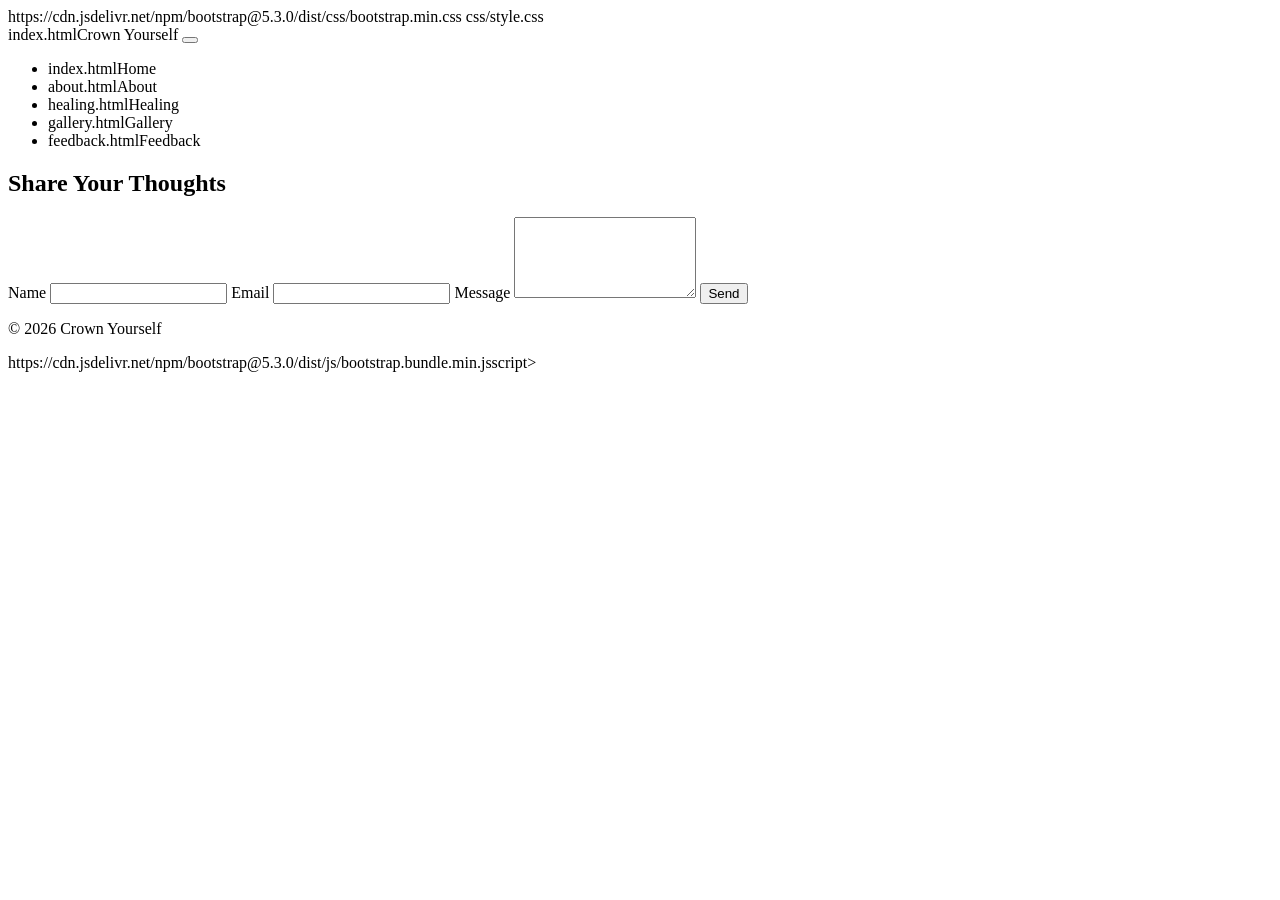
<file: feedback.html>
<!DOCTYPE html>
<html lang="en">
<head>
    <meta charset="UTF-8">
    <meta name="viewport" content="width=device-width, initial-scale=1.0">
    <title>Feedback | Crown Yourself</title>

    https://cdn.jsdelivr.net/npm/bootstrap@5.3.0/dist/css/bootstrap.min.css
    css/style.css
</head>
<body>

<nav class="navbar navbar-expand-lg navbar-dark purple-bg">
    <div class="container">
        index.htmlCrown Yourself</a>
        <button class="navbar-toggler" type="button" data-bs-toggle="collapse" data-bs-target="#navMenu">
            <span class="navbar-toggler-icon"></span>
        </button>
        <div class="collapse navbar-collapse" id="navMenu">
            <ul class="navbar-nav ms-auto">
                <li class="nav-item">index.htmlHome</a></li>
                <li class="nav-item">about.htmlAbout</a></li>
                <li class="nav-item">healing.htmlHealing</a></li>
                <li class="nav-item">gallery.htmlGallery</a></li>
                <li class="nav-item">feedback.htmlFeedback</a></li>
            </ul>
        </div>
    </div>
</nav>

<section class="container mt-5">
    <h2 class="section-title">Share Your Thoughts</h2>

    <form class="feedback-form">
        <label>Name</label>
        <input type="text" required>

        <label>Email</label>
        <input type="email" required>

        <label>Message</label>
        <textarea rows="5" required></textarea>

        <button type="submit" class="btn-submit">Send</button>
    </form>
</section>

<footer class="footer">
    <p>© 2026 Crown Yourself</p>
</footer>

https://cdn.jsdelivr.net/npm/bootstrap@5.3.0/dist/js/bootstrap.bundle.min.jsscript>
</body>
</html>
</file>
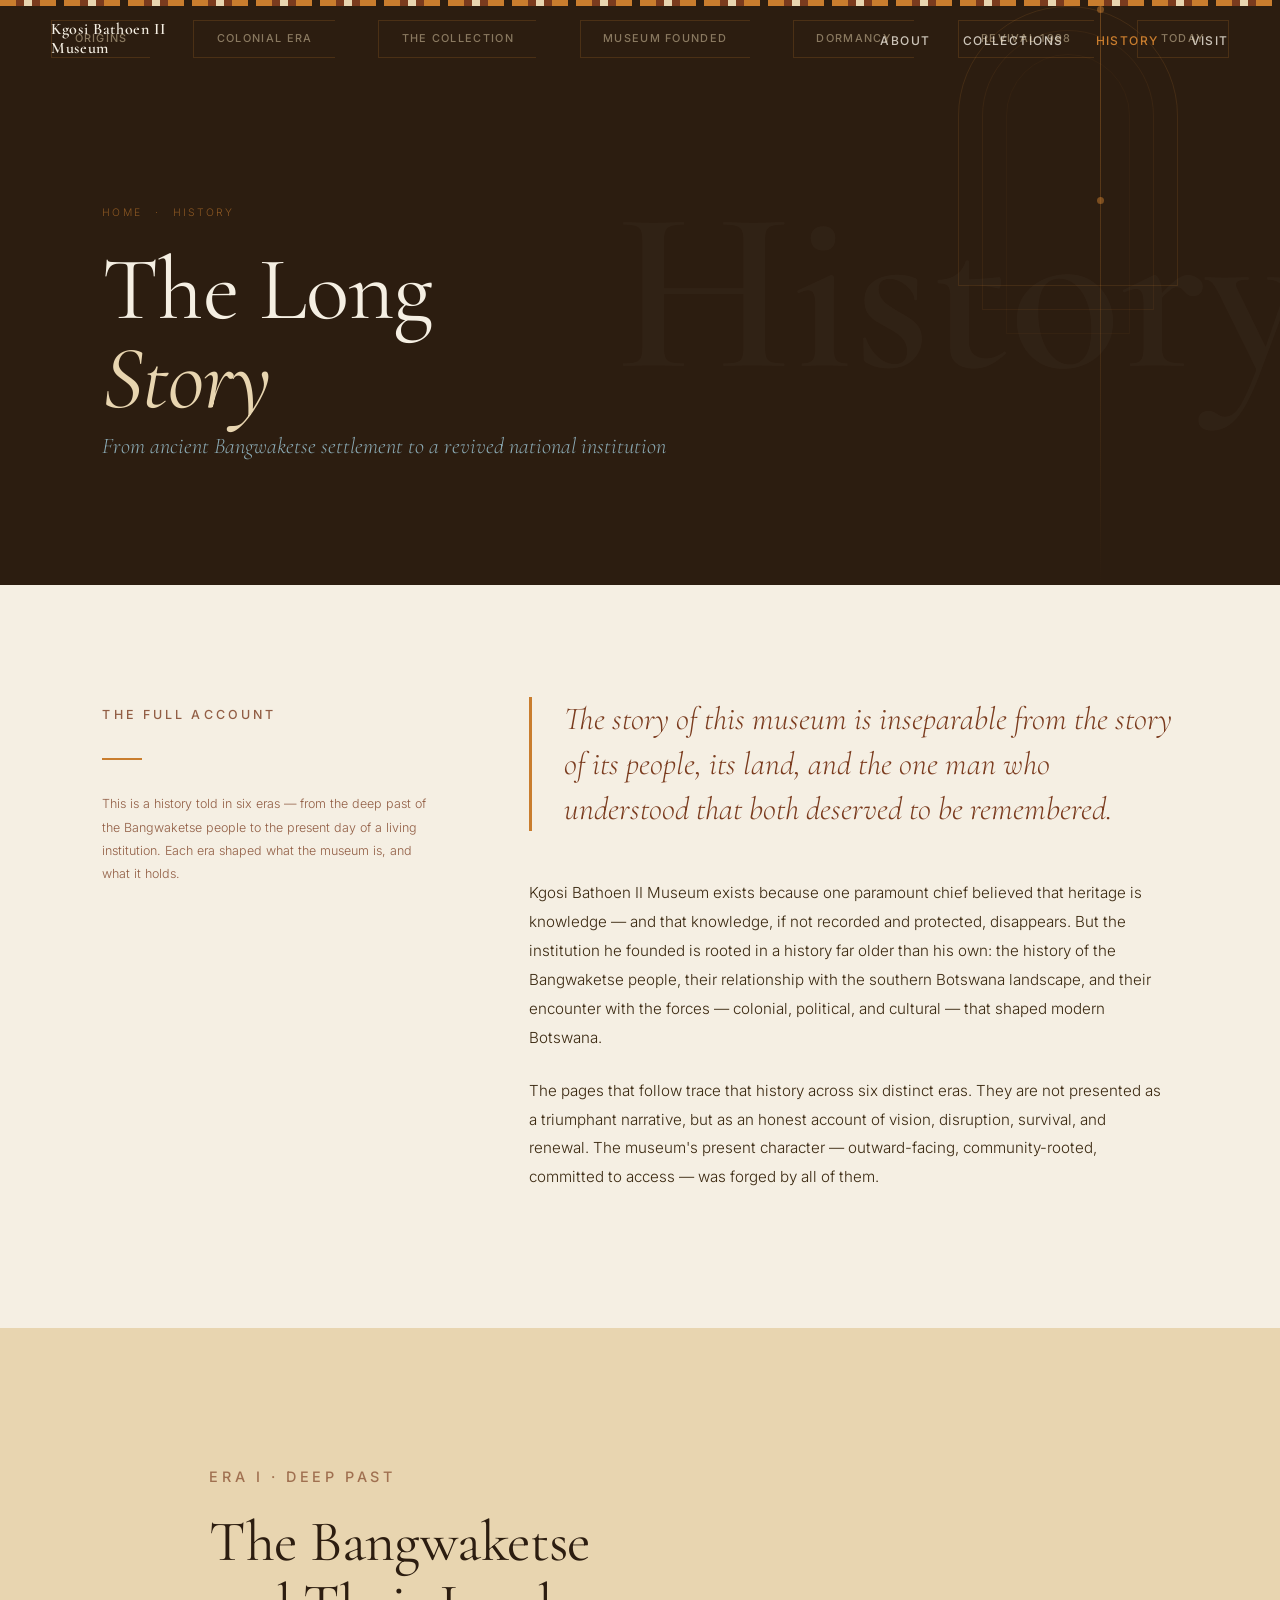
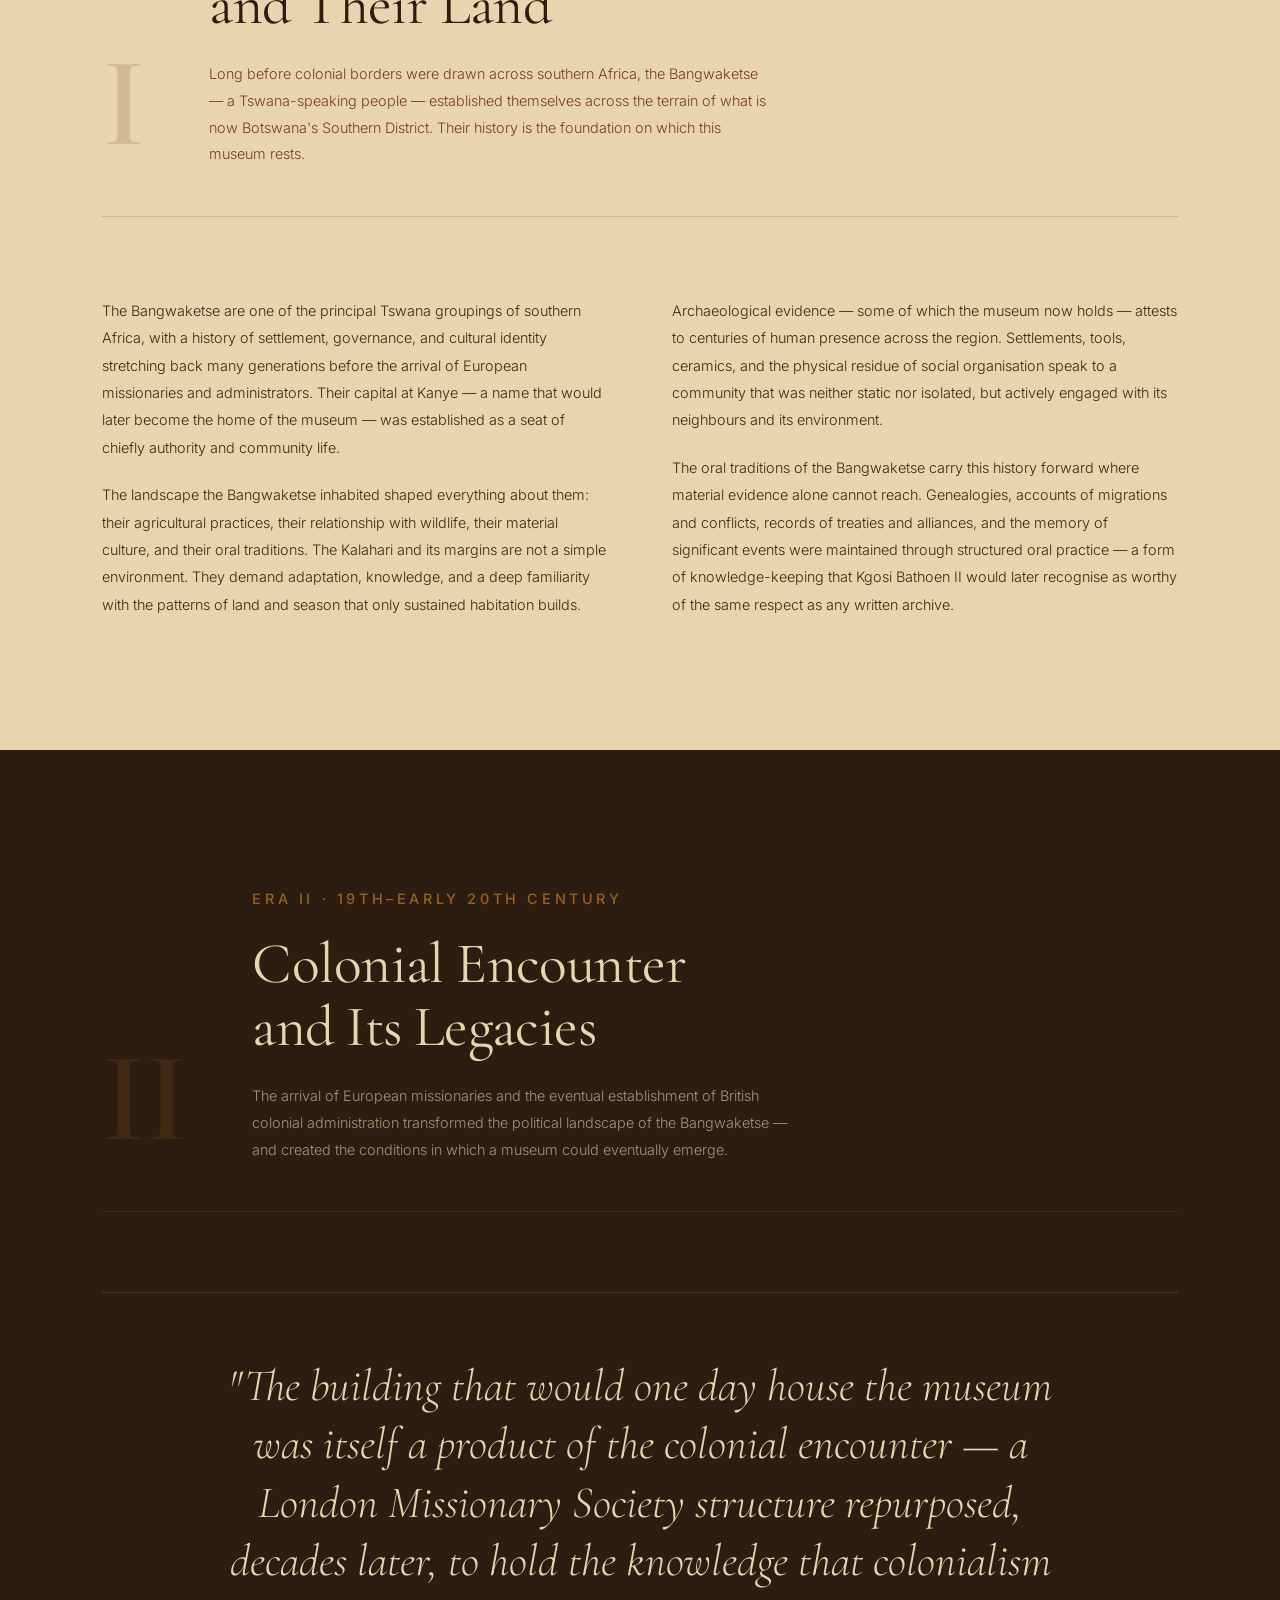
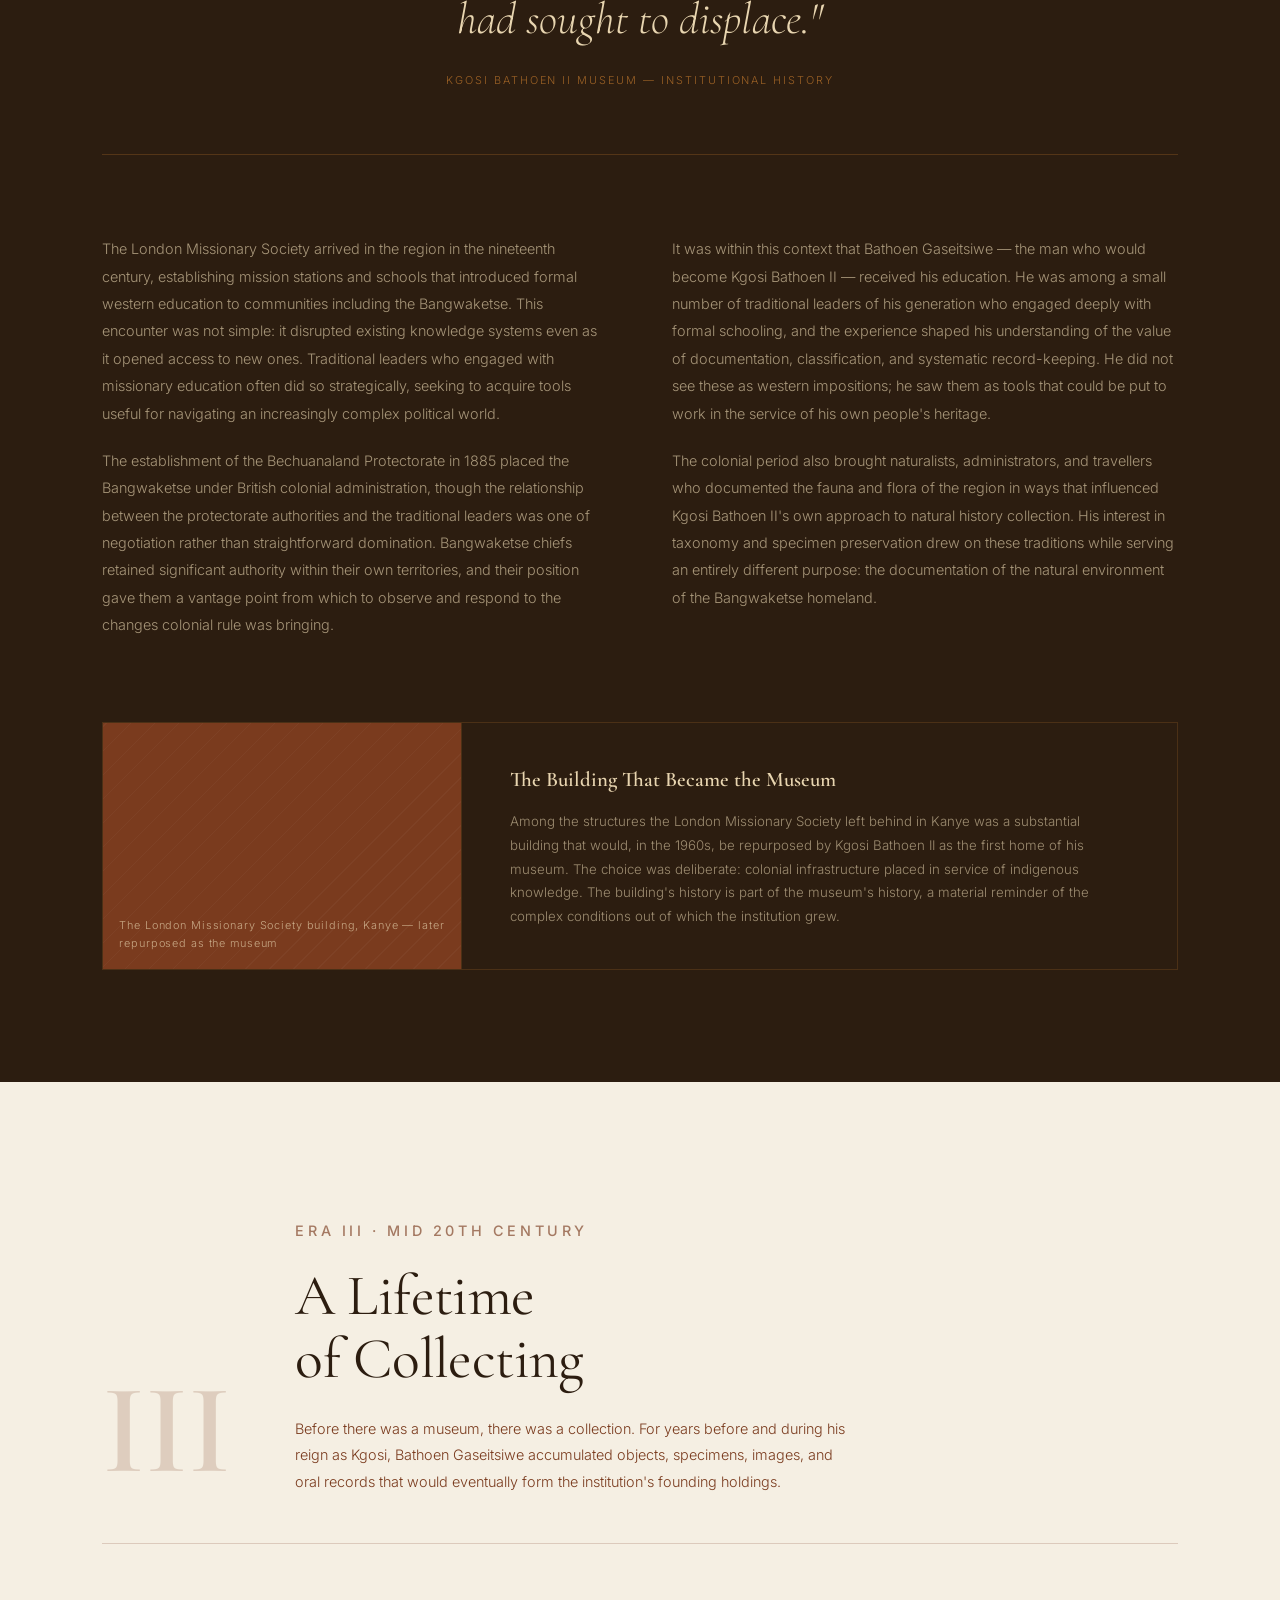
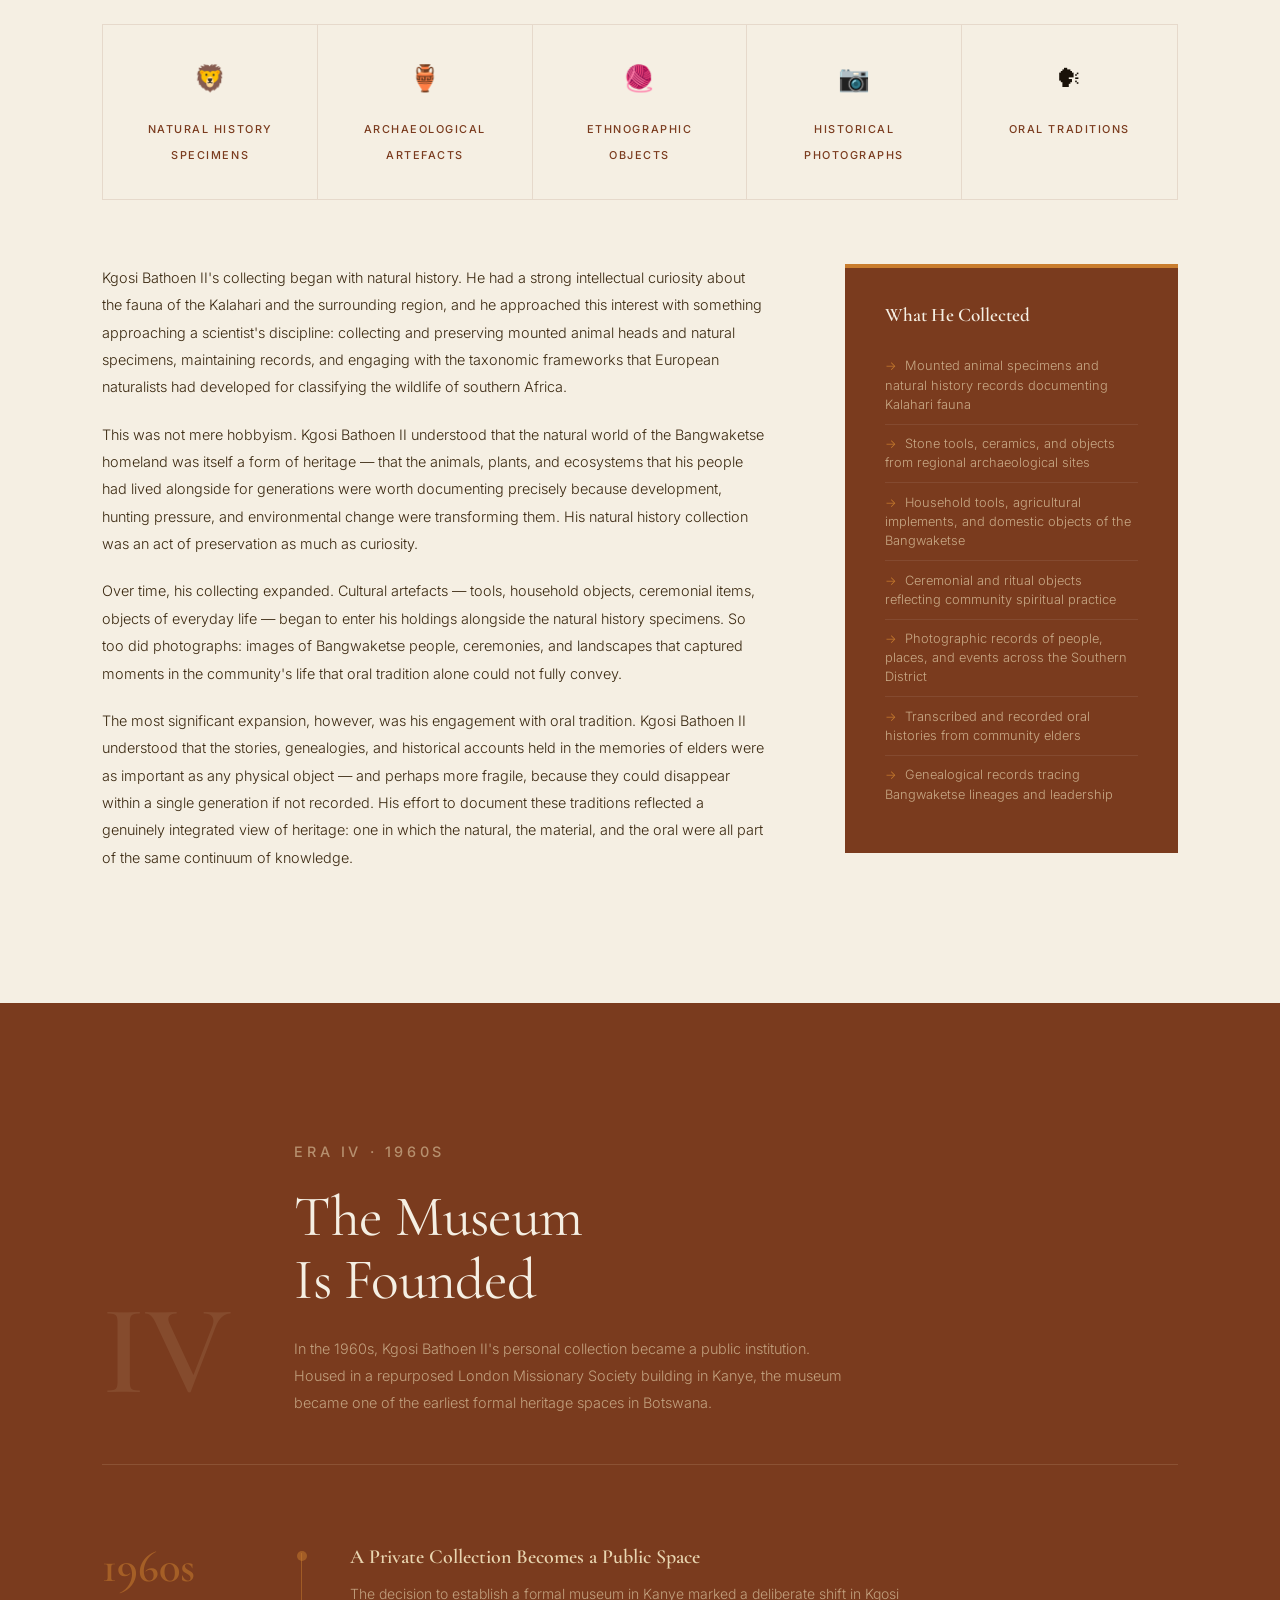
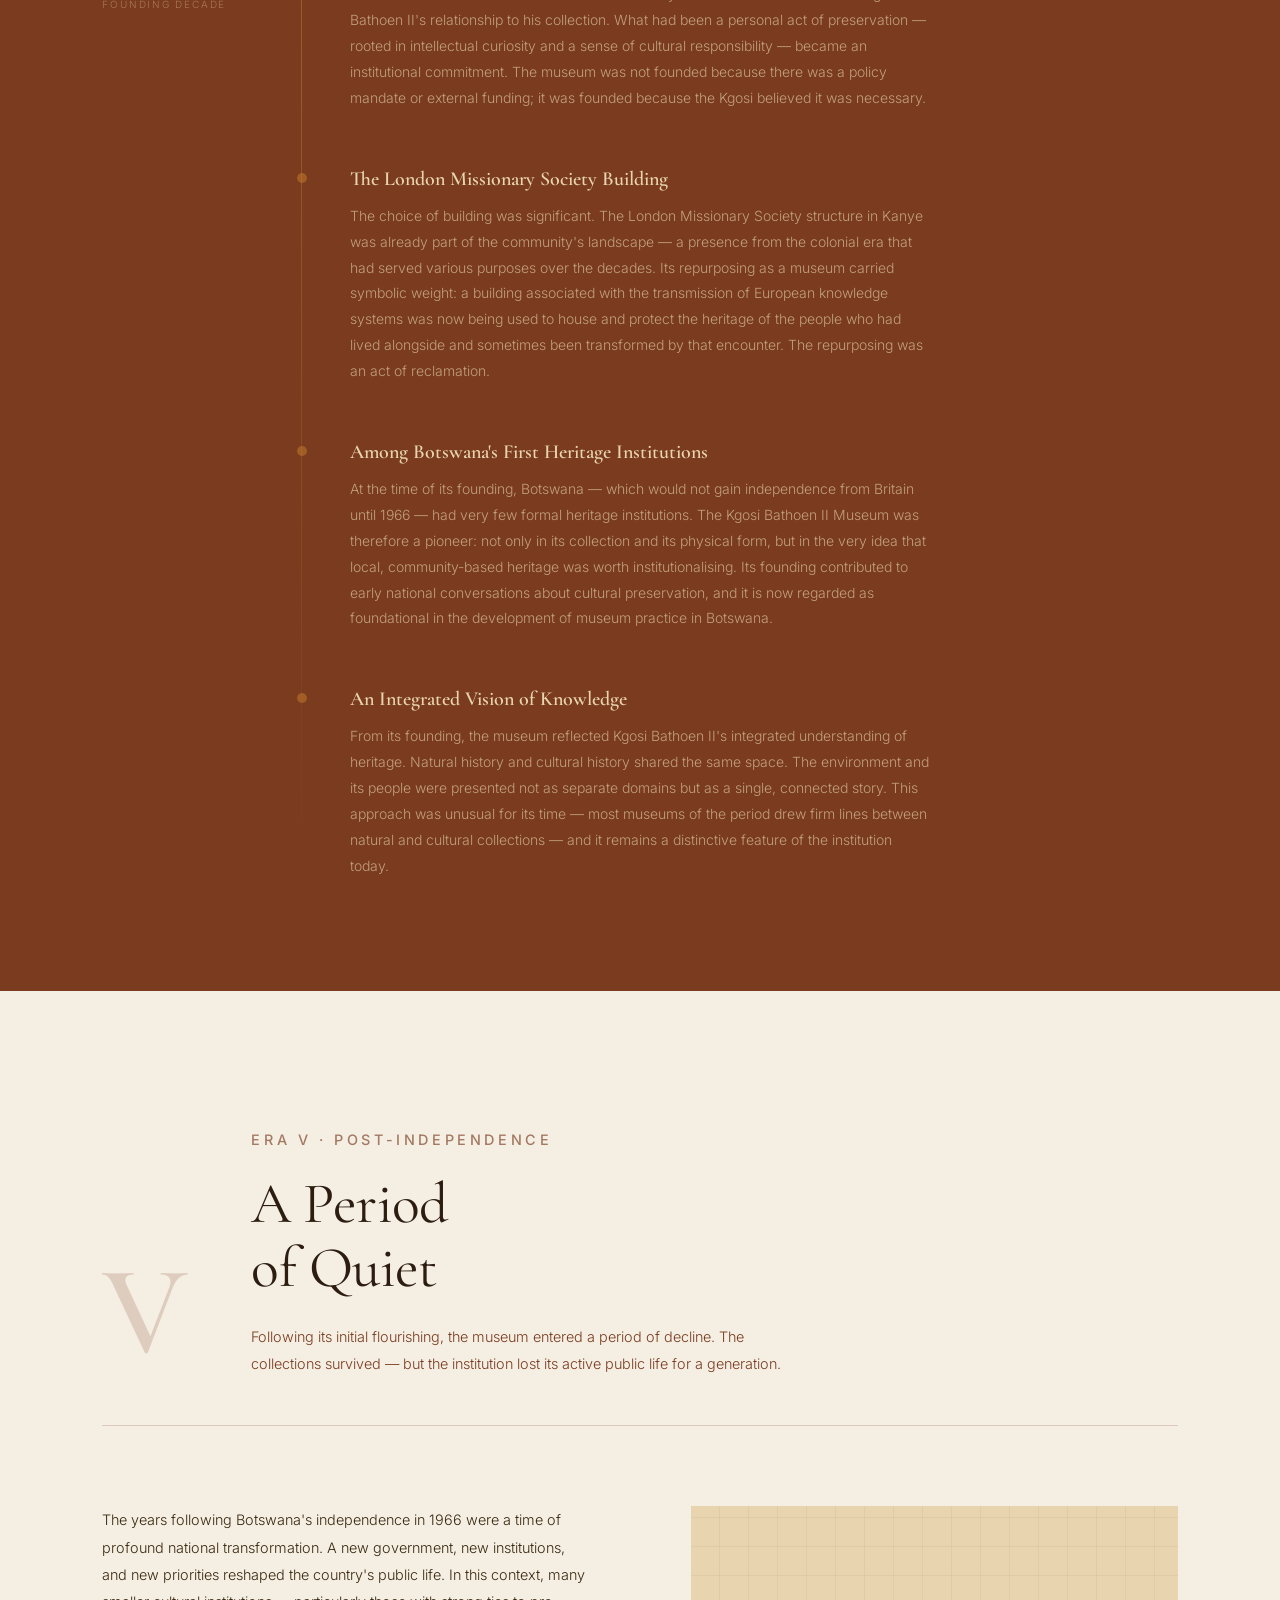
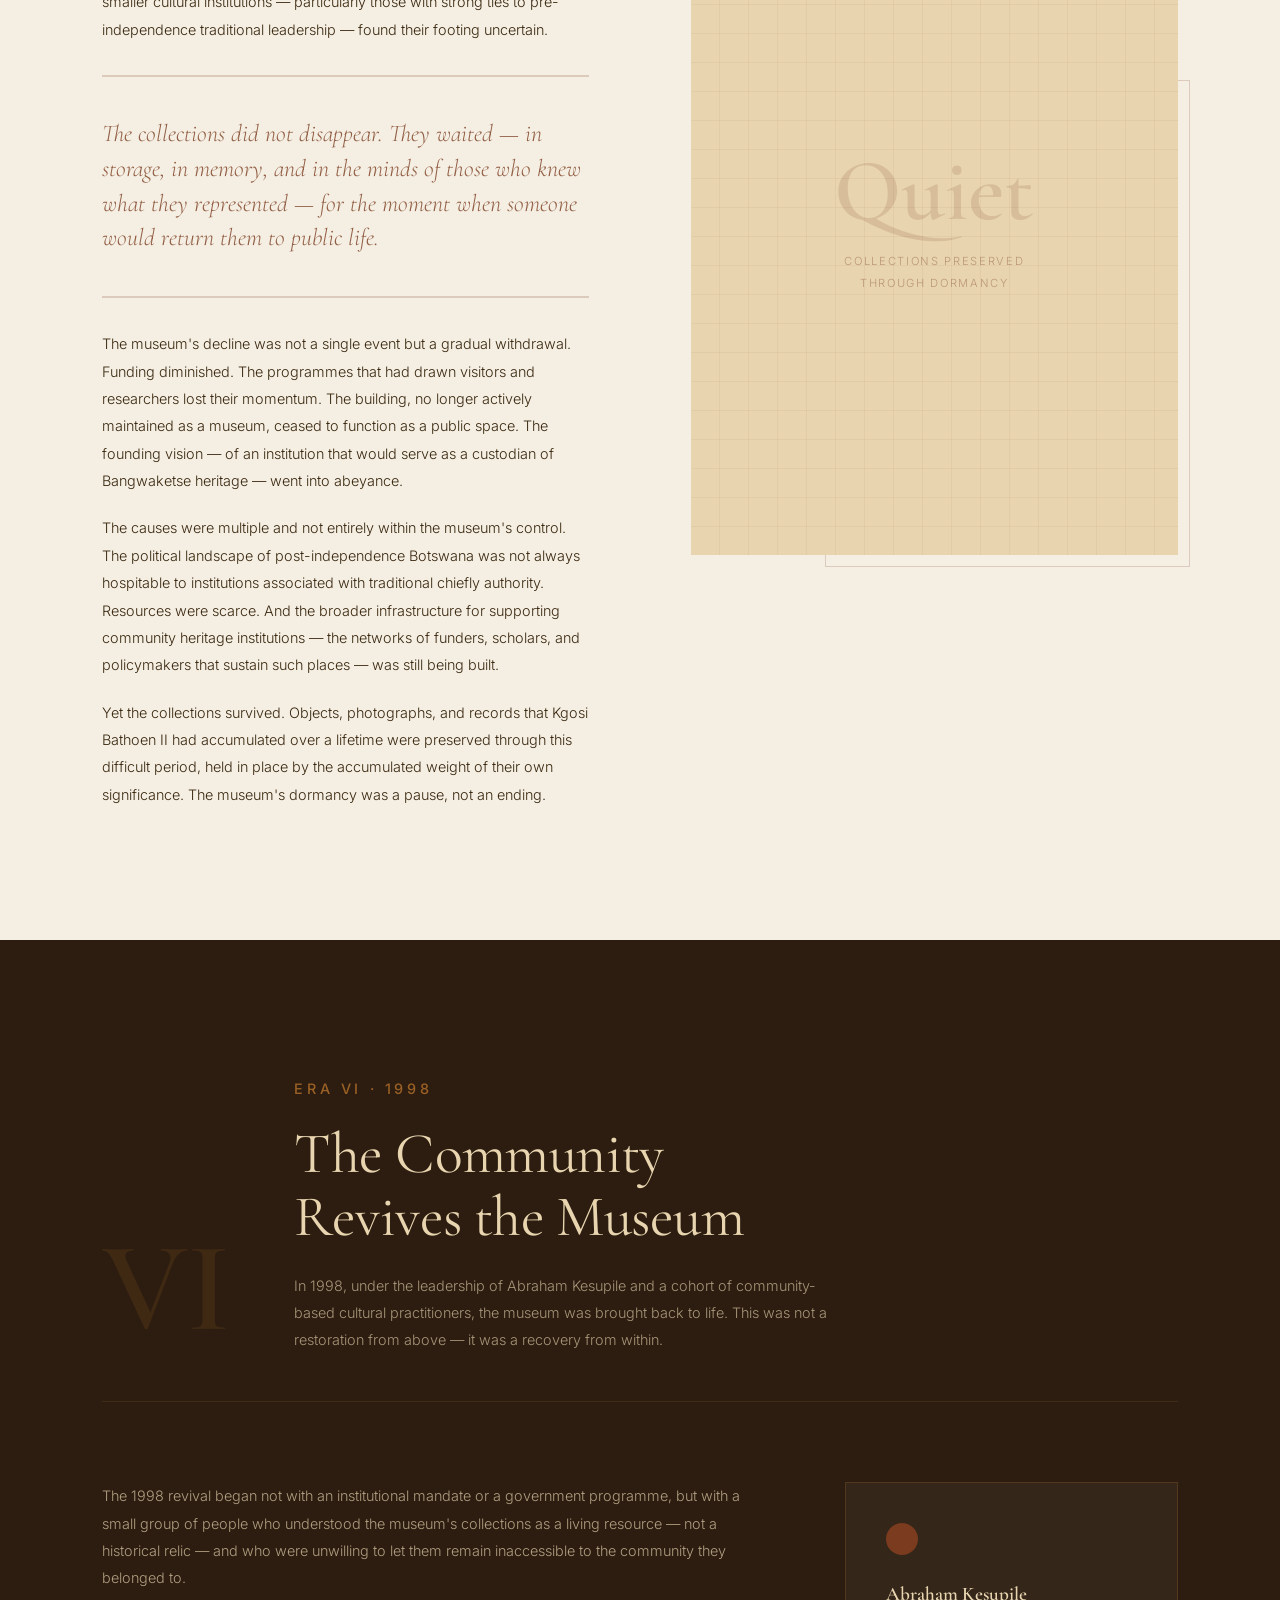
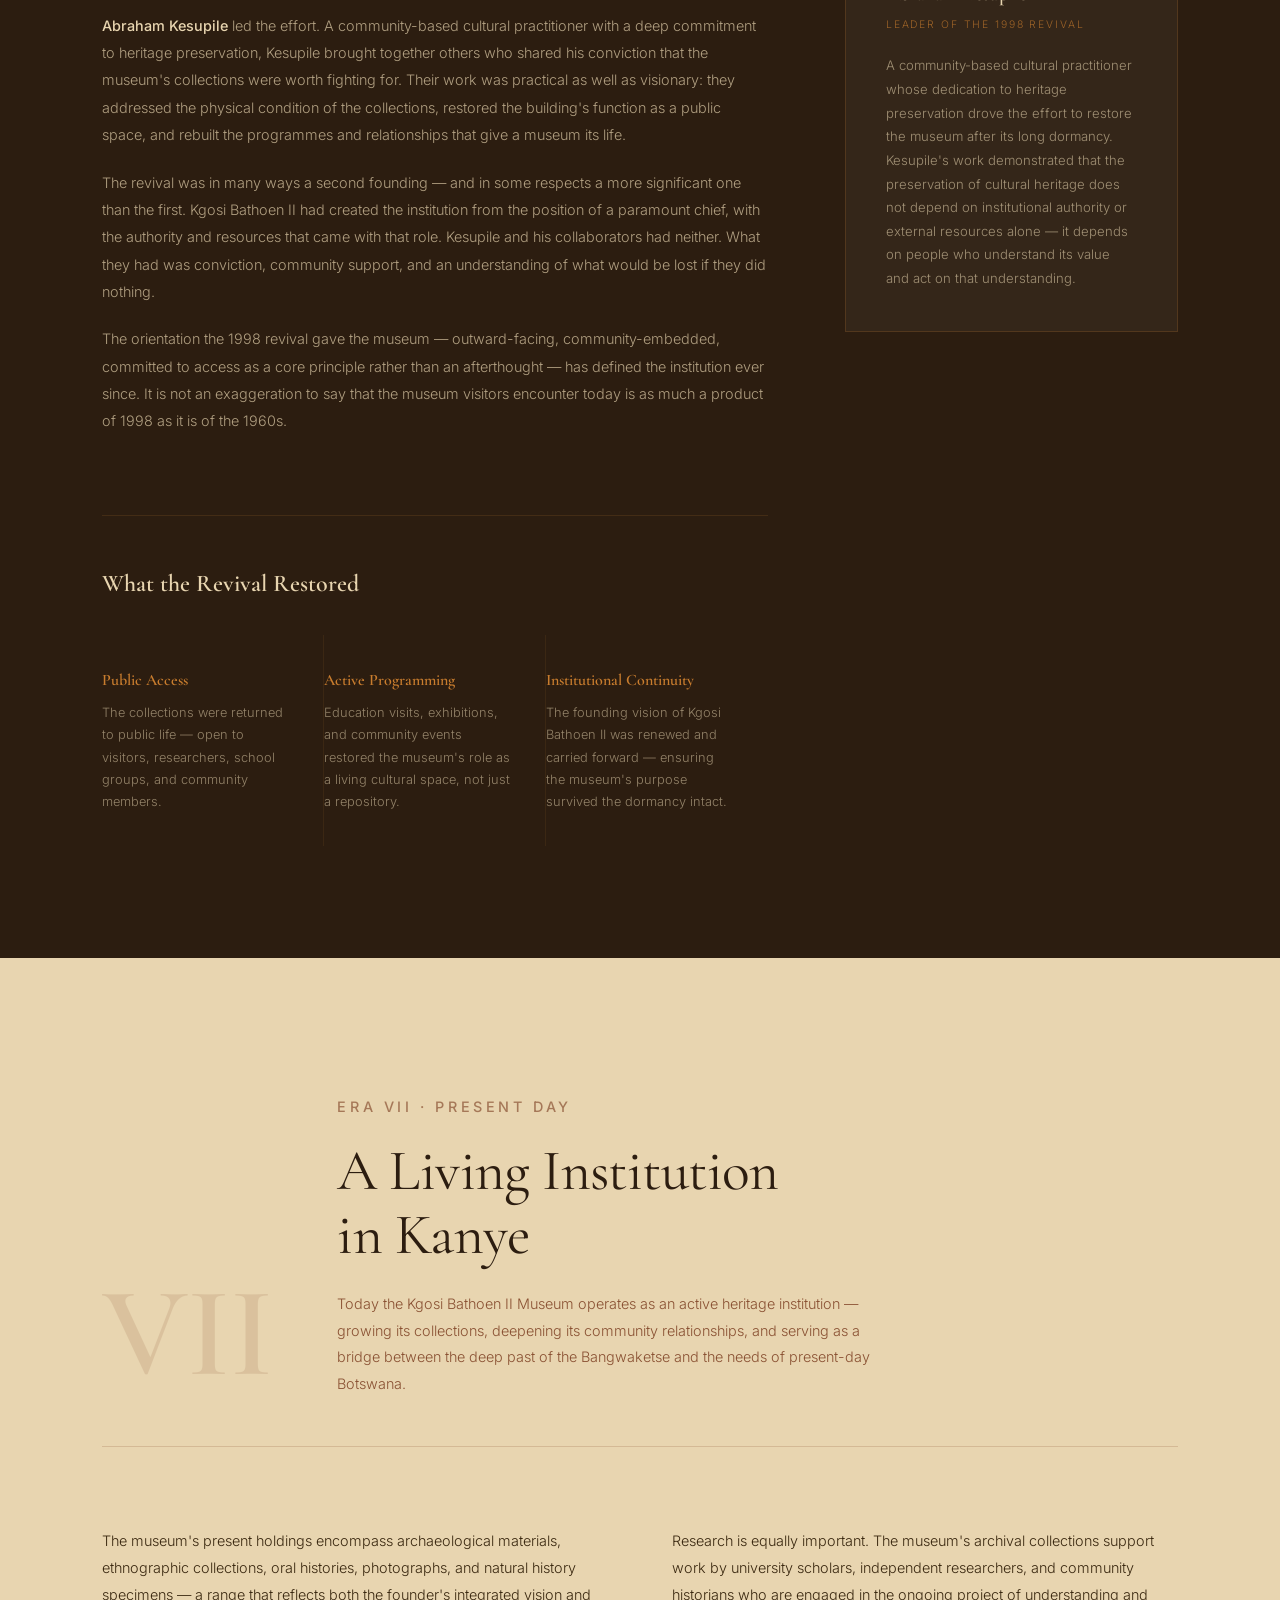
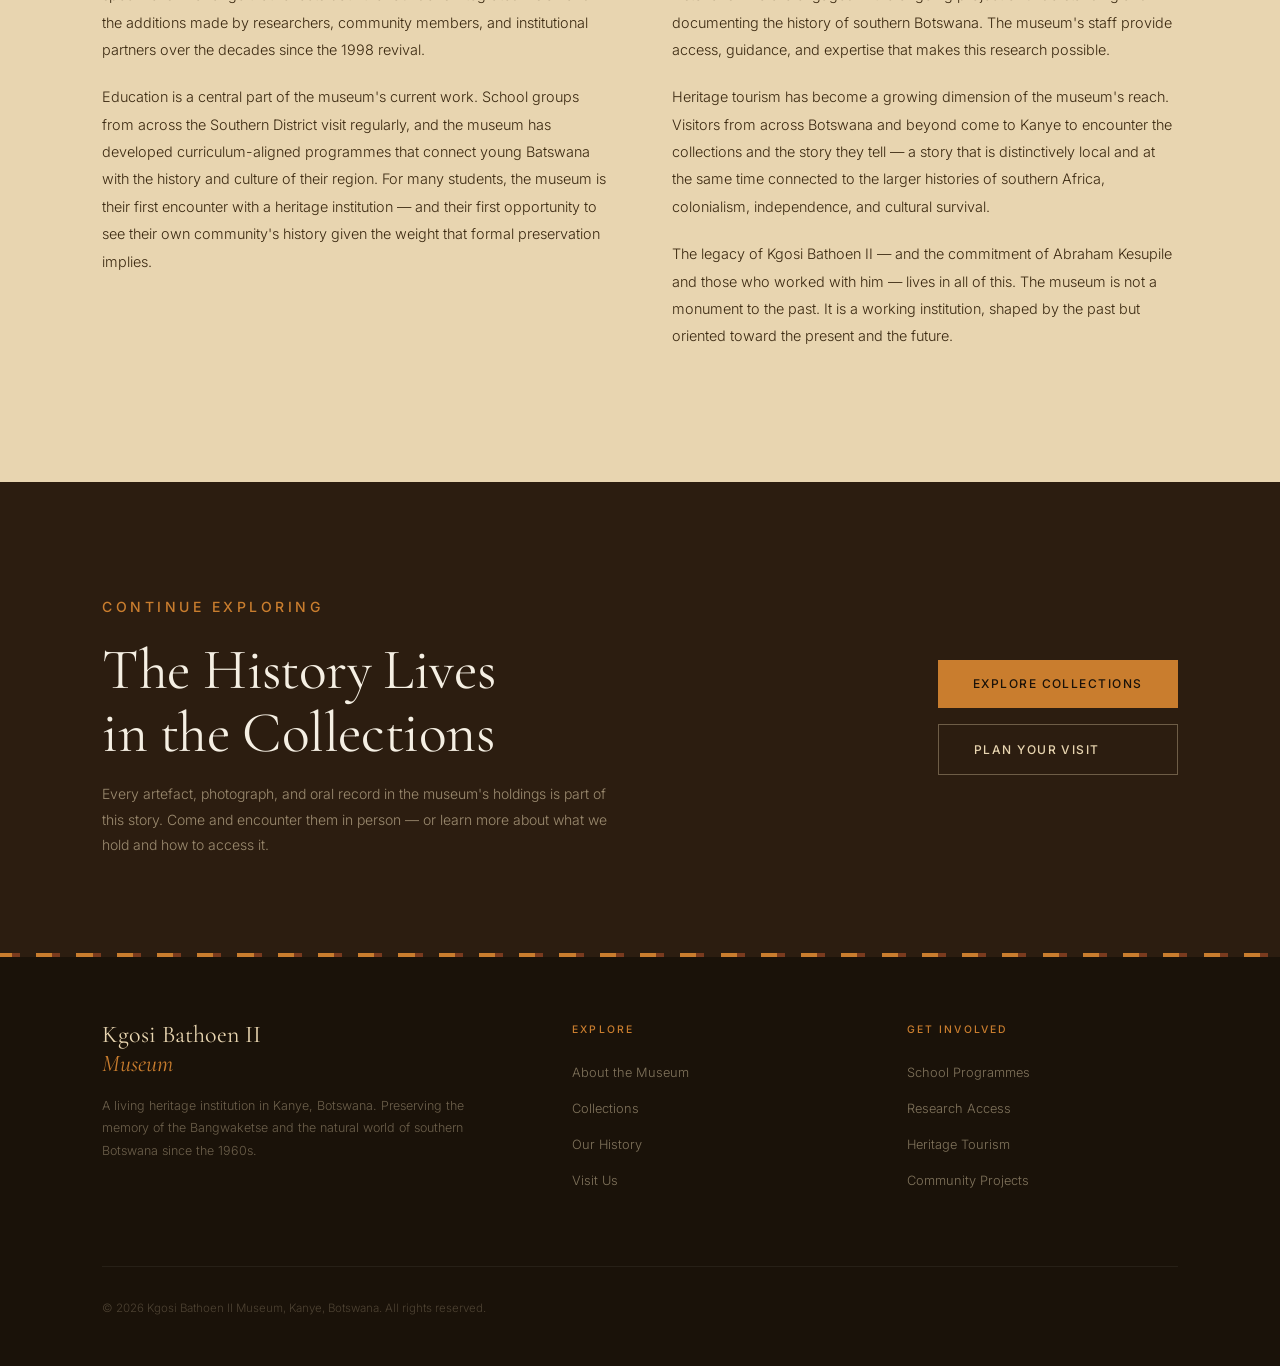
<file: history.html>
<!DOCTYPE html>
<html lang="en">
<head>
  <meta charset="UTF-8" />
  <meta name="viewport" content="width=device-width, initial-scale=1.0" />
  <title>History — Kgosi Bathoen II Museum</title>
  <link href="https://fonts.googleapis.com/css2?family=Cormorant+Garamond:ital,wght@0,400;0,600;1,400&family=Inter:wght@300;400;500&display=swap" rel="stylesheet" />
  <style>
    *, *::before, *::after { box-sizing: border-box; margin: 0; padding: 0; }

    :root {
      --earth:   #2C1D10;
      --sienna:  #7A3B1E;
      --ochre:   #C97D2E;
      --sand:    #E8D5B0;
      --bone:    #F5EFE3;
      --sky:     #8BAAB4;
      --ink:     #1A1209;
      --display: 'Cormorant Garamond', Georgia, serif;
      --body:    'Inter', system-ui, sans-serif;
    }

    html { scroll-behavior: smooth; }
body {
      background: var(--bone);
      color: var(--ink);
      font-family: var(--body);
      font-weight: 300;
      line-height: 1.65;
      overflow-x: hidden;
    }

    /* ── NAV ── */
    nav {
      position: fixed;
      top: 0; left: 0; right: 0;
      z-index: 100;
      display: flex;
      align-items: center;
      justify-content: space-between;
      padding: 1.25rem 4vw;
      background: transparent;
      transition: background 0.4s, backdrop-filter 0.4s;
    }
    nav.scrolled {
      background: rgba(245,239,227,0.92);
      backdrop-filter: blur(10px);
      border-bottom: 1px solid rgba(122,59,30,0.15);
    }
    .nav-logo {
      font-family: var(--display);
      font-size: 1rem;
      font-weight: 600;
      color: var(--bone);
      letter-spacing: 0.04em;
      text-decoration: none;
      line-height: 1.2;
    }
    nav.scrolled .nav-logo { color: var(--earth); }
    .nav-links { display: flex; gap: 2rem; list-style: none; }
    .nav-links a {
      font-size: 0.75rem;
      font-weight: 500;
      letter-spacing: 0.12em;
      text-transform: uppercase;
      color: rgba(245,239,227,0.8);
      text-decoration: none;
      transition: color 0.25s;
    }
    .nav-links a.active { color: var(--ochre); }
    nav.scrolled .nav-links a { color: var(--sienna); }
    nav.scrolled .nav-links a.active { color: var(--ochre); }
    .nav-links a:hover { color: var(--ochre); }
/* ── SHARED ── */
    .kente-stripe {
      height: 6px;
      background: repeating-linear-gradient(
        90deg,
        var(--ochre)  0px,  var(--ochre)  16px,
        var(--sienna) 16px, var(--sienna) 24px,
        var(--sand)   24px, var(--sand)   32px,
        var(--sienna) 32px, var(--sienna) 40px,
        var(--ochre)  40px, var(--ochre)  56px,
        var(--earth)  56px, var(--earth)  64px
      );
    }

    .section-label {
      font-size: 0.65rem;
      letter-spacing: 0.25em;
      text-transform: uppercase;
      color: var(--ochre);
      font-weight: 500;
      margin-bottom: 1.25rem;
    }

    h2 {
      font-family: var(--display);
      font-size: clamp(2rem, 4.5vw, 3.8rem);
      font-weight: 400;
      line-height: 1.1;
      letter-spacing: -0.01em;
      color: var(--earth);
    }

    .btn-primary {
      display: inline-block;
      padding: 0.9rem 2.2rem;
      background: var(--ochre);
      color: var(--ink);
      font-size: 0.75rem;
      font-weight: 500;
      letter-spacing: 0.12em;
      text-transform: uppercase;
      text-decoration: none;
      transition: background 0.25s, transform 0.2s;
    }
    .btn-primary:hover { background: var(--sand); transform: translateY(-2px); }

    .btn-ghost {
      display: inline-block;
      padding: 0.9rem 2.2rem;
      background: transparent;
      color: var(--sand);
      font-size: 0.75rem;
      font-weight: 500;
      letter-spacing: 0.12em;
      text-transform: uppercase;
      text-decoration: none;
      border: 1px solid rgba(232,213,176,0.35);
      transition: border-color 0.25s, color 0.25s, transform 0.2s;
    }
    .btn-ghost:hover { border-color: var(--ochre); color: var(--ochre); transform: translateY(-2px); }

    /* ── PAGE HERO ── */
    .page-hero {
      position: relative;
      background: var(--earth);
      padding: 16vh 8vw 8vh;
      overflow: hidden;
      min-height: 65vh;
      display: flex;
      flex-direction: column;
      justify-content: flex-end;
    }
    .page-hero .kente-stripe {
      position: absolute;
      top: 0; left: 0; right: 0;
    }
    .hero-ghost {
      position: absolute;
      right: -2vw;
      top: 50%;
      transform: translateY(-50%);
      font-family: var(--display);
      font-size: clamp(7rem, 18vw, 20rem);
      font-weight: 600;
      color: rgba(255,255,255,0.025);
      line-height: 1;
      user-select: none;
      pointer-events: none;
      white-space: nowrap;
    }

    /* Signature element for History page: a vertical rule with era markers */
    .hero-spine {
      position: absolute;
      top: 6px; right: 14vw;
      bottom: 0;
      width: 1px;
      background: linear-gradient(to bottom, rgba(201,125,46,0.4), rgba(201,125,46,0));
      pointer-events: none;
    }
    .hero-spine::before,
    .hero-spine::after {
      content: '';
      position: absolute;
      left: -3px;
      width: 7px; height: 7px;
      border-radius: 50%;
      background: var(--ochre);
      opacity: 0.5;
    }
    .hero-spine::before { top: 0; }
    .hero-spine::after  { top: 33%; }

    .hero-arcs {
      position: absolute;
      top: 6px; right: 8vw;
      width: 220px; height: 280px;
      pointer-events: none;
    }
    .hero-arcs span {
      position: absolute;
      border-radius: 110px 110px 0 0;
      border: 1px solid rgba(201,125,46,0.15);
    }
    .hero-arcs span:nth-child(1) { inset: 0; }
    .hero-arcs span:nth-child(2) { inset: 24px 24px -24px; border-color: rgba(201,125,46,0.09); }
    .hero-arcs span:nth-child(3) { inset: 48px 48px -48px; border-color: rgba(201,125,46,0.05); }

    .page-hero-breadcrumb {
      font-size: 0.65rem;
      letter-spacing: 0.2em;
      text-transform: uppercase;
      color: rgba(201,125,46,0.6);
      margin-bottom: 1.5rem;
    }
    .page-hero-breadcrumb a { color: rgba(201,125,46,0.6); text-decoration: none; }
    .page-hero-breadcrumb a:hover { color: var(--ochre); }
    .page-hero-breadcrumb span { margin: 0 0.5rem; }
.page-hero h1 {
      font-family: var(--display);
      font-size: clamp(2.8rem, 7vw, 6rem);
      font-weight: 400;
      line-height: 1.0;
      color: var(--bone);
      letter-spacing: -0.01em;
      margin-bottom: 0.25rem;
    }
    .page-hero h1 em { font-style: italic; color: var(--sand); }

    .page-hero-sub {
      font-family: var(--display);
      font-style: italic;
      font-size: clamp(1rem, 2vw, 1.4rem);
      color: var(--sky);
      margin-bottom: 3rem;
    }

    /* Era nav pills inside hero */
    .era-nav {
      display: flex;
      gap: 0;
      flex-wrap: wrap;
    }
    .era-pill {
      padding: 0.55rem 1.4rem;
      font-size: 0.68rem;
      font-weight: 500;
      letter-spacing: 0.12em;
      text-transform: uppercase;
      color: rgba(232,213,176,0.5);
      text-decoration: none;
      border: 1px solid rgba(201,125,46,0.2);
      border-right: none;
      transition: background 0.25s, color 0.25s;
    }
    .era-pill:last-child { border-right: 1px solid rgba(201,125,46,0.2); }
    .era-pill:hover { background: rgba(201,125,46,0.12); color: var(--ochre); }

    /* ── INTRODUCTION ── */
    .intro {
      background: var(--bone);
      padding: 7rem 8vw;
      display: grid;
      grid-template-columns: 1fr 2fr;
      gap: 8vw;
      align-items: start;
    }
    .intro-aside {
      padding-top: 0.4rem;
    }
    .intro-aside .section-label { margin-bottom: 2rem; }
    .intro-aside-rule {
      width: 40px; height: 2px;
      background: var(--ochre);
      margin-bottom: 2rem;
    }
    .intro-aside p {
      font-size: 0.78rem;
      color: var(--sienna);
      line-height: 1.85;
      opacity: 0.8;
    }
    .intro-body blockquote {
      font-family: var(--display);
      font-size: clamp(1.4rem, 2.5vw, 2.1rem);
      font-style: italic;
      color: var(--sienna);
      line-height: 1.4;
      border-left: 3px solid var(--ochre);
      padding-left: 2rem;
      margin-bottom: 3rem;
    }
    .intro-body p {
      font-size: 0.95rem;
      color: #3a2810;
      line-height: 1.9;
      margin-bottom: 1.5rem;
      max-width: 640px;
        }
    /* ── ERA I: BANGWAKETSE ORIGINS ── */
    .era-origins {
      background: var(--sand);
      padding: 7rem 8vw;
    }
    .era-header {
      display: grid;
      grid-template-columns: auto 1fr;
      gap: 4rem;
      align-items: end;
      margin-bottom: 5rem;
      padding-bottom: 3rem;
      border-bottom: 1px solid rgba(122,59,30,0.2);
    }
    .era-number {
      font-family: var(--display);
      font-size: clamp(5rem, 10vw, 9rem);
      font-weight: 600;
      color: var(--sienna);
      opacity: 0.18;
      line-height: 1;
      user-select: none;
    }
    .era-header-text .section-label { color: var(--sienna); opacity: 0.65; }
    .era-header-text h2 { color: var(--earth); }
    .era-header-text p {
      margin-top: 1.5rem;
      font-size: 0.9rem;
      color: var(--sienna);
      line-height: 1.85;
      max-width: 560px;
    }

    .two-col-text {
      display: grid;
      grid-template-columns: 1fr 1fr;
      gap: 5vw;
    }
    .two-col-text p {
      font-size: 0.9rem;
      color: #3a2810;
      line-height: 1.9;
      margin-bottom: 1.25rem;
    }

    /* ── ERA II: COLONIAL ENCOUNTER ── */
    .era-colonial {
      background: var(--earth);
      padding: 7rem 8vw;
    }
    .era-colonial .era-number { color: var(--ochre); opacity: 0.12; }
    .era-colonial .era-header { border-bottom-color: rgba(201,125,46,0.15); }
    .era-colonial .era-header-text h2 { color: var(--sand); }
    .era-colonial .era-header-text .section-label { color: var(--ochre); opacity: 0.7; }
    .era-colonial .era-header-text p { color: rgba(232,213,176,0.65); }

    /* Full-width pull quote with ruled borders */
    .pull-quote-full {
      margin: 5rem 0;
      padding: 4rem 0;
      border-top: 1px solid rgba(201,125,46,0.25);
      border-bottom: 1px solid rgba(201,125,46,0.25);
      text-align: center;
    }
    .pull-quote-full p {
      font-family: var(--display);
      font-size: clamp(1.6rem, 3.5vw, 3rem);
      font-style: italic;
      color: var(--sand);
      line-height: 1.3;
      max-width: 860px;
      margin: 0 auto;
    }
    .pull-quote-full cite {
      display: block;
      margin-top: 1.5rem;
      font-family: var(--body);
      font-size: 0.68rem;
      letter-spacing: 0.18em;
      text-transform: uppercase;
      color: var(--ochre);
      font-style: normal;
      opacity: 0.7;
      }
    .colonial-grid {
      display: grid;
      grid-template-columns: 1fr 1fr;
      gap: 5vw;
    }
    .colonial-grid p {
      font-size: 0.9rem;
      color: rgba(232,213,176,0.65);
      line-height: 1.9;
      margin-bottom: 1.25rem;
    }

    /* LMS building callout */
    .building-callout {
      margin-top: 4rem;
      display: grid;
      grid-template-columns: 1fr 2fr;
      gap: 0;
      border: 1px solid rgba(201,125,46,0.2);
    }
    .building-callout-visual {
      background: var(--sienna);
      position: relative;
      min-height: 220px;
      overflow: hidden;
    }
    .building-callout-visual::before {
      content: '';
      position: absolute;
      inset: 0;
      background: repeating-linear-gradient(
        -45deg,
        transparent, transparent 16px,
        rgba(255,255,255,0.03) 16px, rgba(255,255,255,0.03) 17px
      );
    }
    .building-callout-visual-label {
      position: absolute;
      bottom: 1rem; left: 1rem; right: 1rem;
      font-size: 0.68rem;
      letter-spacing: 0.08em;
      color: var(--sand);
      opacity: 0.7;
    }
    .building-callout-text {
      padding: 2.5rem 3rem;
      border-left: 1px solid rgba(201,125,46,0.2);
    }
    .building-callout-text h3 {
      font-family: var(--display);
      font-size: 1.3rem;
      font-weight: 600;
      color: var(--sand);
      margin-bottom: 0.75rem;
    }
    .building-callout-text p {
      font-size: 0.83rem;
      color: rgba(232,213,176,0.6);
      line-height: 1.8;
    }

    /* ── ERA III: KGOSI AND THE COLLECTION ── */
    .era-collection {
      background: var(--bone);
      padding: 7rem 8vw;
    }

    /* Horizontal scroll of collection categories */
    .collection-strip {
      display: grid;
      grid-template-columns: repeat(5, 1fr);
      gap: 0;
      margin: 4rem 0;
      border: 1px solid rgba(122,59,30,0.12);
    }
    .strip-item {
      padding: 2rem 1.5rem;
      border-right: 1px solid rgba(122,59,30,0.12);
      text-align: center;
      transition: background 0.3s;
    }
    .strip-item:last-child { border-right: none; }
    .strip-item:hover { background: rgba(201,125,46,0.05); }
    .strip-icon { font-size: 1.6rem; margin-bottom: 0.9rem; display: block; }
    .strip-label {
      font-size: 0.68rem;
      letter-spacing: 0.14em;
      text-transform: uppercase;
      color: var(--sienna);
      font-weight: 500;
      line-height: 1.4;
    }

    .collection-body {
      display: grid;
      grid-template-columns: 2fr 1fr;
      gap: 6vw;
      align-items: start;
    }
    .collection-body p {
      font-size: 0.9rem;
      color: #3a2810;
      line-height: 1.9;
      margin-bottom: 1.25rem;
      }
    .collection-aside {
      background: var(--sienna);
      padding: 2.5rem;
      position: relative;
    }
    .collection-aside::before {
      content: '';
      position: absolute;
      top: 0; left: 0; right: 0;
      height: 4px;
      background: var(--ochre);
    }
    .collection-aside h3 {
      font-family: var(--display);
      font-size: 1.2rem;
      font-weight: 600;
      color: var(--bone);
      margin-bottom: 1.25rem;
      line-height: 1.2;
    }
    .collection-aside ul {
      list-style: none;
    }
    .collection-aside li {
      font-size: 0.8rem;
      color: rgba(232,213,176,0.7);
      padding: 0.6rem 0;
      border-bottom: 1px solid rgba(255,255,255,0.08);
      line-height: 1.5;
    }
    .collection-aside li:last-child { border-bottom: none; }
    .collection-aside li::before {
      content: '→';
      color: var(--ochre);
      margin-right: 0.6rem;
      font-size: 0.75rem;
    }

    /* ── ERA IV: FOUNDING THE MUSEUM ── */
    .era-founding {
      background: var(--sienna);
      padding: 7rem 8vw;
    }
    .era-founding .era-number { color: var(--sand); opacity: 0.1; }
    .era-founding .era-header { border-bottom-color: rgba(232,213,176,0.15); }
    .era-founding .era-header-text h2 { color: var(--bone); }
    .era-founding .era-header-text .section-label { color: var(--sand); opacity: 0.55; }
    .era-founding .era-header-text p { color: rgba(232,213,176,0.65); }

    /* Timeline within founding section */
    .founding-timeline {
      display: grid;
      grid-template-columns: 200px 1fr;
      gap: 0;
    }
    .ft-rail {
      position: relative;
      padding-right: 3rem;
    }
    .ft-rail::after {
      content: '';
      position: absolute;
      top: 8px; bottom: 0;
      right: 0;
      width: 1px;
      background: linear-gradient(to bottom, rgba(201,125,46,0.5), rgba(201,125,46,0));
    }
    .ft-year {
      font-family: var(--display);
      font-size: clamp(2rem, 3.5vw, 3rem);
      font-weight: 600;
      color: var(--ochre);
      opacity: 0.55;
      line-height: 1;
      margin-bottom: 0.4rem;
    }
    .ft-tag {
      font-size: 0.62rem;
      letter-spacing: 0.18em;
      text-transform: uppercase;
      color: rgba(232,213,176,0.4);
    }

    .ft-events {
      padding-left: 3rem;
    }
    .ft-event {
      padding-bottom: 3.5rem;
      position: relative;
    }
    .ft-event::before {
      content: '';
      position: absolute;
      left: -3rem;
      top: 6px;
      width: 10px; height: 10px;
      border-radius: 50%;
      background: var(--ochre);
      opacity: 0.5;
      transform: translateX(-50%);
    }
    .ft-event:last-child { padding-bottom: 0; }
    .ft-event h3 {
      font-family: var(--display);
      font-size: 1.25rem;
      font-weight: 600;
      color: var(--sand);
      margin-bottom: 0.75rem;
      line-height: 1.2;
    }
    .ft-event p {
      font-size: 0.875rem;
      color: rgba(232,213,176,0.65);
      line-height: 1.85;
      max-width: 580px;
    }

    /* ── ERA V: DORMANCY ── */
    .era-dormancy {
      background: var(--bone);
      padding: 7rem 8vw;
    }

    .dormancy-layout {
      display: grid;
      grid-template-columns: 1fr 1fr;
      gap: 8vw;
      align-items: start;
      margin-top: 4rem;
    }
    .dormancy-layout p {
      font-size: 0.9rem;
      color: #3a2810;
      line-height: 1.9;
      margin-bottom: 1.25rem;
                                    }
    /* Faded newspaper-style pull quote for dormancy */
    .dormancy-pull {
      border-top: 2px solid rgba(122,59,30,0.2);
      border-bottom: 2px solid rgba(122,59,30,0.2);
      padding: 2.5rem 0;
      margin: 2rem 0;
    }
    .dormancy-pull p {
      font-family: var(--display);
      font-size: clamp(1.1rem, 2vw, 1.5rem);
      font-style: italic;
      color: var(--sienna);
      line-height: 1.45;
      opacity: 0.8;
      margin: 0;
    }

    /* Visual placeholder for dormancy — a faded grid evoking dust and storage */
    .dormancy-visual {
      position: relative;
    }
    .dormancy-box {
      width: 100%;
      aspect-ratio: 3/4;
      background: var(--sand);
      position: relative;
      overflow: hidden;
    }
    .dormancy-box::before {
      content: '';
      position: absolute;
      inset: 0;
      background:
        repeating-linear-gradient(0deg, transparent, transparent 28px, rgba(122,59,30,0.06) 28px, rgba(122,59,30,0.06) 29px),
        repeating-linear-gradient(90deg, transparent, transparent 28px, rgba(122,59,30,0.06) 28px, rgba(122,59,30,0.06) 29px);
    }
    .dormancy-box-text {
      position: absolute;
      inset: 0;
      display: flex;
      flex-direction: column;
      align-items: center;
      justify-content: center;
      text-align: center;
      padding: 2rem;
    }
    .dormancy-box-text .big-word {
      font-family: var(--display);
      font-size: clamp(3rem, 7vw, 5.5rem);
      font-weight: 600;
      color: var(--sienna);
      opacity: 0.15;
      line-height: 1;
      margin-bottom: 1rem;
    }
    .dormancy-box-text p {
      font-size: 0.7rem;
      letter-spacing: 0.15em;
      text-transform: uppercase;
      color: var(--sienna);
      opacity: 0.4;
    }
    .dormancy-box-offset {
      position: absolute;
      bottom: -12px; right: -12px;
      width: 75%; height: 75%;
      border: 1px solid rgba(122,59,30,0.2);
    }

    /* ── ERA VI: REVIVAL 1998 ── */
    .era-revival {
      background: var(--earth);
      padding: 7rem 8vw;
    }
    .era-revival .era-number { color: var(--ochre); opacity: 0.12; }
    .era-revival .era-header { border-bottom-color: rgba(201,125,46,0.15); }
    .era-revival .era-header-text h2 { color: var(--sand); }
    .era-revival .era-header-text .section-label { color: var(--ochre); opacity: 0.7; }
    .era-revival .era-header-text p { color: rgba(232,213,176,0.65); }

    .revival-body {
      display: grid;
      grid-template-columns: 2fr 1fr;
      gap: 6vw;
      align-items: start;
    }
    .revival-body p {
      font-size: 0.9rem;
      color: rgba(232,213,176,0.7);
      line-height: 1.9;
      margin-bottom: 1.25rem;
    }
    .revival-body p strong { color: var(--sand); font-weight: 500; }

    /* Kesupile feature card */
    .kesupile-card {
      background: rgba(255,255,255,0.04);
      border: 1px solid rgba(201,125,46,0.2);
      padding: 2.5rem;
    }
    .kesupile-card::before {
      content: '';
      display: block;
      width: 32px; height: 32px;
      border-radius: 50%;
      background: var(--sienna);
      margin-bottom: 1.5rem;
      position: relative;
    }
    .kesupile-card h3 {
      font-family: var(--display);
      font-size: 1.2rem;
      font-weight: 600;
      color: var(--sand);
      margin-bottom: 0.3rem;
    }
    .kesupile-card .role {
      font-size: 0.65rem;
      letter-spacing: 0.18em;
      text-transform: uppercase;
      color: var(--ochre);
      opacity: 0.7;
      margin-bottom: 1.25rem;
    }
    .kesupile-card p {
      font-size: 0.82rem;
      color: rgba(232,213,176,0.6);
      line-height: 1.8;
      margin: 0;
    }

    /* What the revival restored — checklist */
    .revival-restored {
      margin-top: 5rem;
      padding-top: 3rem;
      border-top: 1px solid rgba(201,125,46,0.15);
    }
    .revival-restored h3 {
      font-family: var(--display);
      font-size: 1.5rem;
      font-weight: 600;
      color: var(--sand);
      margin-bottom: 2rem;
    }
    .restored-grid {
      display: grid;
      grid-template-columns: repeat(3, 1fr);
      gap: 0;
    }
    .restored-item {
      padding: 2rem 2rem 2rem 0;
      border-right: 1px solid rgba(201,125,46,0.1);
      padding-right: 2rem;
    }
    .restored-item:last-child { border-right: none; }
    .restored-item h4 {
      font-family: var(--display);
      font-size: 1rem;
      font-weight: 600;
      color: var(--ochre);
      margin-bottom: 0.5rem;
    }
    .restored-item p {
      font-size: 0.8rem;
      color: rgba(232,213,176,0.55);
      line-height: 1.75;
      margin: 0;
    }

    /* ── TODAY ── */
    .era-today {
      background: var(--sand);
      padding: 7rem 8vw;
    }
    .era-today .era-number { color: var(--sienna); opacity: 0.12; }
    .era-today .era-header { border-bottom-color: rgba(122,59,30,0.18); }
    .era-today .era-header-text h2 { color: var(--earth); }
    .era-today .era-header-text .section-label { color: var(--sienna); opacity: 0.6; }
    .era-today .era-header-text p { color: var(--sienna); opacity: 0.85; }

    .today-prose {
      display: grid;
      grid-template-columns: 1fr 1fr;
      gap: 5vw;
    }
    .today-prose p {
      font-size: 0.9rem;
      color: #3a2810;
      line-height: 1.9;
      margin-bottom: 1.25rem;
    }

    /* ── CTA ── */
    .cta {
      background: var(--earth);
      padding: 6rem 8vw;
      display: grid;
      grid-template-columns: 1fr auto;
      gap: 4rem;
      align-items: center;
    }
    .cta .section-label { color: var(--ochre); }
    .cta h2 { color: var(--bone); margin-top: 0.5rem; }
    .cta p {
      margin-top: 1rem;
      font-size: 0.875rem;
      color: rgba(232,213,176,0.6);
      max-width: 520px;
      line-height: 1.8;
    }
    .cta-actions { display: flex; flex-direction: column; gap: 1rem; flex-shrink: 0; }

    /* ── FOOTER ── */
    footer {
      background: var(--ink);
      padding: 4rem 8vw 3rem;
      display: grid;
      grid-template-columns: 1.5fr 1fr 1fr;
      gap: 4rem;
      border-top: 4px solid transparent;
      border-image: repeating-linear-gradient(
        90deg,
        var(--ochre)  0px,  var(--ochre)  16px,
        var(--sienna) 16px, var(--sienna) 24px,
        var(--earth)  24px, var(--earth)  40px
      ) 4;
    }
    .footer-brand {
      font-family: var(--display);
      font-size: 1.5rem;
      color: var(--sand);
      font-weight: 400;
      line-height: 1.2;
      margin-bottom: 1rem;
    }
    .footer-brand em { font-style: italic; color: var(--ochre); }
    footer > div > p {
      font-size: 0.78rem;
      color: rgba(232,213,176,0.4);
      line-height: 1.8;
    }
    .footer-col h4 {
      font-size: 0.65rem;
      letter-spacing: 0.2em;
      text-transform: uppercase;
      color: var(--ochre);
      font-weight: 500;
      margin-bottom: 1.25rem;
    }
    .footer-col ul { list-style: none; }
    .footer-col li { margin-bottom: 0.6rem; }
    .footer-col a {
      font-size: 0.8rem;
      color: rgba(232,213,176,0.5);
      text-decoration: none;
      transition: color 0.2s;
    }
    .footer-col a:hover { color: var(--ochre); }
    .footer-bottom {
      grid-column: 1 / -1;
      padding-top: 2rem;
      border-top: 1px solid rgba(255,255,255,0.06);
      font-size: 0.72rem;
      color: rgba(232,213,176,0.25);
    }
    
    /* ── RESPONSIVE ── */
    @media (max-width: 900px) {
      .intro, .two-col-text, .colonial-grid, .collection-body,
      .dormancy-layout, .revival-body, .today-prose, .cta { grid-template-columns: 1fr; }
      .collection-strip { grid-template-columns: repeat(3, 1fr); }
      .strip-item:nth-child(3) { border-right: none; }
      .strip-item:nth-child(4), .strip-item:nth-child(5) { border-top: 1px solid rgba(122,59,30,0.12); }
      .restored-grid { grid-template-columns: 1fr; }
      .restored-item { border-right: none; border-bottom: 1px solid rgba(201,125,46,0.1); padding: 1.5rem 0; }
      .building-callout { grid-template-columns: 1fr; }
      .building-callout-visual { min-height: 140px; }
      .building-callout-text { border-left: none; border-top: 1px solid rgba(201,125,46,0.2); }
      .founding-timeline { grid-template-columns: 1fr; }
      .ft-rail { display: none; }
      .ft-events { padding-left: 0; }
      .ft-event::before { display: none; }
      .era-header { grid-template-columns: 1fr; gap: 1rem; }
      .era-number { display: none; }
      .dormancy-visual { display: none; }
      footer { grid-template-columns: 1fr; gap: 2.5rem; }
      .nav-links { display: none; }
      .cta-actions { flex-direction: row; }
    }

    @media (prefers-reduced-motion: reduce) {
      * { transition: none !important; }
    }
  </style>
</head>
<body>

  <!-- NAV -->
  <nav id="nav">
    <a href="index.html" class="nav-logo">Kgosi Bathoen II<br>Museum</a>
    <ul class="nav-links">
      <li><a href="about.html">About</a></li>
      <li><a href="index.html#collections">Collections</a></li>
      <li><a href="history.html" class="active">History</a></li>
      <li><a href="index.html#visit">Visit</a></li>
    </ul>
  </nav>

  <!-- PAGE HERO -->
  <header class="page-hero">
    <div class="kente-stripe"></div>
    <div class="hero-ghost">History</div>
    <div class="hero-spine"></div>
    <div class="hero-arcs">
      <span></span><span></span><span></span>
    </div>

    <p class="page-hero-breadcrumb">
      <a href="index.html">Home</a>
      <span>·</span>
      History
    </p>
    <h1>
      The Long<br><em>Story</em>
    </h1>
    <p class="page-hero-sub">From ancient Bangwaketse settlement to a revived national institution</p>

    <nav class="era-nav" aria-label="Jump to era">
      <a href="#origins"    class="era-pill">Origins</a>
      <a href="#colonial"   class="era-pill">Colonial Era</a>
      <a href="#collection" class="era-pill">The Collection</a>
      <a href="#founding"   class="era-pill">Museum Founded</a>
      <a href="#dormancy"   class="era-pill">Dormancy</a>
      <a href="#revival"    class="era-pill">Revival 1998</a>
      <a href="#today"      class="era-pill">Today</a>
    </nav>
  </header>
  <!-- INTRODUCTION -->
  <section class="intro">
    <div class="intro-aside">
      <p class="section-label">The Full Account</p>
      <div class="intro-aside-rule"></div>
      <p>
        This is a history told in six eras — from the deep past of the Bangwaketse people to the present day of a living institution. Each era shaped what the museum is, and what it holds.
      </p>
    </div>
    <div class="intro-body">
      <blockquote>
        The story of this museum is inseparable from the story of its people, its land, and the one man who understood that both deserved to be remembered.
      </blockquote>
      <p>
        Kgosi Bathoen II Museum exists because one paramount chief believed that heritage is knowledge — and that knowledge, if not recorded and protected, disappears. But the institution he founded is rooted in a history far older than his own: the history of the Bangwaketse people, their relationship with the southern Botswana landscape, and their encounter with the forces — colonial, political, and cultural — that shaped modern Botswana.
      </p>
      <p>
        The pages that follow trace that history across six distinct eras. They are not presented as a triumphant narrative, but as an honest account of vision, disruption, survival, and renewal. The museum's present character — outward-facing, community-rooted, committed to access — was forged by all of them.
      </p>
    </div>
  </section>

  <!-- ERA I: ORIGINS -->
  <section class="era-origins" id="origins">
    <div class="era-header">
      <div class="era-number">I</div>
      <div class="era-header-text">
        <p class="section-label">Era I · Deep Past</p>
        <h2>The Bangwaketse<br>and Their Land</h2>
        <p>Long before colonial borders were drawn across southern Africa, the Bangwaketse — a Tswana-speaking people — established themselves across the terrain of what is now Botswana's Southern District. Their history is the foundation on which this museum rests.</p>
      </div>
    </div>

    <div class="two-col-text">
      <div>
        <p>
          The Bangwaketse are one of the principal Tswana groupings of southern Africa, with a history of settlement, governance, and cultural identity stretching back many generations before the arrival of European missionaries and administrators. Their capital at Kanye — a name that would later become the home of the museum — was established as a seat of chiefly authority and community life.
        </p>
        <p>
          The landscape the Bangwaketse inhabited shaped everything about them: their agricultural practices, their relationship with wildlife, their material culture, and their oral traditions. The Kalahari and its margins are not a simple environment. They demand adaptation, knowledge, and a deep familiarity with the patterns of land and season that only sustained habitation builds.
        </p>
      </div>
      <div>
        <p>
          Archaeological evidence — some of which the museum now holds — attests to centuries of human presence across the region. Settlements, tools, ceramics, and the physical residue of social organisation speak to a community that was neither static nor isolated, but actively engaged with its neighbours and its environment.
        </p>
        <p>
          The oral traditions of the Bangwaketse carry this history forward where material evidence alone cannot reach. Genealogies, accounts of migrations and conflicts, records of treaties and alliances, and the memory of significant events were maintained through structured oral practice — a form of knowledge-keeping that Kgosi Bathoen II would later recognise as worthy of the same respect as any written archive.
        </p>
      </div>
    </div>
  </section>

  <!-- ERA II: COLONIAL ENCOUNTER -->
  <section class="era-colonial" id="colonial">
    <div class="era-header">
      <div class="era-number">II</div>
      <div class="era-header-text">
        <p class="section-label">Era II · 19th–Early 20th Century</p>
        <h2>Colonial Encounter<br>and Its Legacies</h2>
        <p>The arrival of European missionaries and the eventual establishment of British colonial administration transformed the political landscape of the Bangwaketse — and created the conditions in which a museum could eventually emerge.</p>
      </div>
    </div>

    <div class="pull-quote-full">
      <p>
        "The building that would one day house the museum was itself a product of the colonial encounter — a London Missionary Society structure repurposed, decades later, to hold the knowledge that colonialism had sought to displace."
      </p>
      <cite>Kgosi Bathoen II Museum — Institutional History</cite>
    </div>

    <div class="colonial-grid">
      <div>
        <p>
          The London Missionary Society arrived in the region in the nineteenth century, establishing mission stations and schools that introduced formal western education to communities including the Bangwaketse. This encounter was not simple: it disrupted existing knowledge systems even as it opened access to new ones. Traditional leaders who engaged with missionary education often did so strategically, seeking to acquire tools useful for navigating an increasingly complex political world.
        </p>
        <p>
          The establishment of the Bechuanaland Protectorate in 1885 placed the Bangwaketse under British colonial administration, though the relationship between the protectorate authorities and the traditional leaders was one of negotiation rather than straightforward domination. Bangwaketse chiefs retained significant authority within their own territories, and their position gave them a vantage point from which to observe and respond to the changes colonial rule was bringing.
        </p>
      </div>
      <div>
        <p>
          It was within this context that Bathoen Gaseitsiwe — the man who would become Kgosi Bathoen II — received his education. He was among a small number of traditional leaders of his generation who engaged deeply with formal schooling, and the experience shaped his understanding of the value of documentation, classification, and systematic record-keeping. He did not see these as western impositions; he saw them as tools that could be put to work in the service of his own people's heritage.
        </p>
        <p>
          The colonial period also brought naturalists, administrators, and travellers who documented the fauna and flora of the region in ways that influenced Kgosi Bathoen II's own approach to natural history collection. His interest in taxonomy and specimen preservation drew on these traditions while serving an entirely different purpose: the documentation of the natural environment of the Bangwaketse homeland.
        </p>
      </div>
    </div>

    <div class="building-callout">
      <div class="building-callout-visual">
        <p class="building-callout-visual-label">The London Missionary Society building, Kanye — later repurposed as the museum</p>
      </div>
      <div class="building-callout-text">
        <h3>The Building That Became the Museum</h3>
        <p>
          Among the structures the London Missionary Society left behind in Kanye was a substantial building that would, in the 1960s, be repurposed by Kgosi Bathoen II as the first home of his museum. The choice was deliberate: colonial infrastructure placed in service of indigenous knowledge. The building's history is part of the museum's history, a material reminder of the complex conditions out of which the institution grew.
        </p>
      </div>
    </div>
  </section>
<!-- ERA III: THE COLLECTION -->
  <section class="era-collection" id="collection">
    <div class="era-header">
      <div class="era-number">III</div>
      <div class="era-header-text">
        <p class="section-label">Era III · Mid 20th Century</p>
        <h2>A Lifetime<br>of Collecting</h2>
        <p>Before there was a museum, there was a collection. For years before and during his reign as Kgosi, Bathoen Gaseitsiwe accumulated objects, specimens, images, and oral records that would eventually form the institution's founding holdings.</p>
      </div>
    </div>

    <div class="collection-strip">
      <div class="strip-item">
        <span class="strip-icon">🦁</span>
        <span class="strip-label">Natural History Specimens</span>
      </div>
      <div class="strip-item">
        <span class="strip-icon">🏺</span>
        <span class="strip-label">Archaeological Artefacts</span>
      </div>
      <div class="strip-item">
        <span class="strip-icon">🧶</span>
        <span class="strip-label">Ethnographic Objects</span>
      </div>
      <div class="strip-item">
        <span class="strip-icon">📷</span>
        <span class="strip-label">Historical Photographs</span>
      </div>
      <div class="strip-item">
        <span class="strip-icon">🗣</span>
        <span class="strip-label">Oral Traditions</span>
      </div>
    </div>

    <div class="collection-body">
      <div>
        <p>
          Kgosi Bathoen II's collecting began with natural history. He had a strong intellectual curiosity about the fauna of the Kalahari and the surrounding region, and he approached this interest with something approaching a scientist's discipline: collecting and preserving mounted animal heads and natural specimens, maintaining records, and engaging with the taxonomic frameworks that European naturalists had developed for classifying the wildlife of southern Africa.
        </p>
        <p>
          This was not mere hobbyism. Kgosi Bathoen II understood that the natural world of the Bangwaketse homeland was itself a form of heritage — that the animals, plants, and ecosystems that his people had lived alongside for generations were worth documenting precisely because development, hunting pressure, and environmental change were transforming them. His natural history collection was an act of preservation as much as curiosity.
        </p>
        <p>
          Over time, his collecting expanded. Cultural artefacts — tools, household objects, ceremonial items, objects of everyday life — began to enter his holdings alongside the natural history specimens. So too did photographs: images of Bangwaketse people, ceremonies, and landscapes that captured moments in the community's life that oral tradition alone could not fully convey.
        </p>
        <p>
          The most significant expansion, however, was his engagement with oral tradition. Kgosi Bathoen II understood that the stories, genealogies, and historical accounts held in the memories of elders were as important as any physical object — and perhaps more fragile, because they could disappear within a single generation if not recorded. His effort to document these traditions reflected a genuinely integrated view of heritage: one in which the natural, the material, and the oral were all part of the same continuum of knowledge.
        </p>
      </div>
      <div class="collection-aside">
        <h3>What He Collected</h3>
        <ul>
          <li>Mounted animal specimens and natural history records documenting Kalahari fauna</li>
          <li>Stone tools, ceramics, and objects from regional archaeological sites</li>
          <li>Household tools, agricultural implements, and domestic objects of the Bangwaketse</li>
          <li>Ceremonial and ritual objects reflecting community spiritual practice</li>
          <li>Photographic records of people, places, and events across the Southern District</li>
          <li>Transcribed and recorded oral histories from community elders</li>
          <li>Genealogical records tracing Bangwaketse lineages and leadership</li>
        </ul>
      </div>
    </div>
  </section>

  <!-- ERA IV: FOUNDING -->
  <section class="era-founding" id="founding">
    <div class="era-header">
      <div class="era-number">IV</div>
      <div class="era-header-text">
        <p class="section-label">Era IV · 1960s</p>
        <h2>The Museum<br>Is Founded</h2>
        <p>In the 1960s, Kgosi Bathoen II's personal collection became a public institution. Housed in a repurposed London Missionary Society building in Kanye, the museum became one of the earliest formal heritage spaces in Botswana.</p>
      </div>
    </div>

    <div class="founding-timeline">
      <div class="ft-rail">
        <div class="ft-year">1960s</div>
        <div class="ft-tag">Founding decade</div>
      </div>
      <div class="ft-events">
        <div class="ft-event">
          <h3>A Private Collection Becomes a Public Space</h3>
          <p>
            The decision to establish a formal museum in Kanye marked a deliberate shift in Kgosi Bathoen II's relationship to his collection. What had been a personal act of preservation — rooted in intellectual curiosity and a sense of cultural responsibility — became an institutional commitment. The museum was not founded because there was a policy mandate or external funding; it was founded because the Kgosi believed it was necessary.
          </p>
        </div>
        <div class="ft-event">
          <h3>The London Missionary Society Building</h3>
          <p>
            The choice of building was significant. The London Missionary Society structure in Kanye was already part of the community's landscape — a presence from the colonial era that had served various purposes over the decades. Its repurposing as a museum carried symbolic weight: a building associated with the transmission of European knowledge systems was now being used to house and protect the heritage of the people who had lived alongside and sometimes been transformed by that encounter. The repurposing was an act of reclamation.
          </p>
        </div>
        <div class="ft-event">
          <h3>Among Botswana's First Heritage Institutions</h3>
          <p>
            At the time of its founding, Botswana — which would not gain independence from Britain until 1966 — had very few formal heritage institutions. The Kgosi Bathoen II Museum was therefore a pioneer: not only in its collection and its physical form, but in the very idea that local, community-based heritage was worth institutionalising. Its founding contributed to early national conversations about cultural preservation, and it is now regarded as foundational in the development of museum practice in Botswana.
          </p>
        </div>
        <div class="ft-event">
          <h3>An Integrated Vision of Knowledge</h3>
          <p>
            From its founding, the museum reflected Kgosi Bathoen II's integrated understanding of heritage. Natural history and cultural history shared the same space. The environment and its people were presented not as separate domains but as a single, connected story. This approach was unusual for its time — most museums of the period drew firm lines between natural and cultural collections — and it remains a distinctive feature of the institution today.
          </p>
        </div>
      </div>
    </div>
  </section>

  <!-- ERA V: DORMANCY -->
  <section class="era-dormancy" id="dormancy">
    <div class="era-header">
      <div class="era-number">V</div>
      <div class="era-header-text">
        <p class="section-label">Era V · Post-Independence</p>
        <h2>A Period<br>of Quiet</h2>
        <p>Following its initial flourishing, the museum entered a period of decline. The collections survived — but the institution lost its active public life for a generation.</p>
      </div>
    </div>

    <div class="dormancy-layout">
      <div>
        <p>
          The years following Botswana's independence in 1966 were a time of profound national transformation. A new government, new institutions, and new priorities reshaped the country's public life. In this context, many smaller cultural institutions — particularly those with strong ties to pre-independence traditional leadership — found their footing uncertain.
        </p>
        <div class="dormancy-pull">
          <p>
            The collections did not disappear. They waited — in storage, in memory, and in the minds of those who knew what they represented — for the moment when someone would return them to public life.
          </p>
        </div>
        <p>
          The museum's decline was not a single event but a gradual withdrawal. Funding diminished. The programmes that had drawn visitors and researchers lost their momentum. The building, no longer actively maintained as a museum, ceased to function as a public space. The founding vision — of an institution that would serve as a custodian of Bangwaketse heritage — went into abeyance.
        </p>
        <p>
          The causes were multiple and not entirely within the museum's control. The political landscape of post-independence Botswana was not always hospitable to institutions associated with traditional chiefly authority. Resources were scarce. And the broader infrastructure for supporting community heritage institutions — the networks of funders, scholars, and policymakers that sustain such places — was still being built.
        </p>
        <p>
          Yet the collections survived. Objects, photographs, and records that Kgosi Bathoen II had accumulated over a lifetime were preserved through this difficult period, held in place by the accumulated weight of their own significance. The museum's dormancy was a pause, not an ending.
        </p>
      </div>
      <div class="dormancy-visual">
        <div class="dormancy-box-offset"></div>
        <div class="dormancy-box">
          <div class="dormancy-box-text">
            <div class="big-word">Quiet</div>
            <p>Collections preserved<br>through dormancy</p>
          </div>
        </div>
      </div>
    </div>
  </section>

  <!-- ERA VI: REVIVAL -->
  <section class="era-revival" id="revival">
    <div class="era-header">
      <div class="era-number">VI</div>
      <div class="era-header-text">
        <p class="section-label">Era VI · 1998</p>
        <h2>The Community<br>Revives the Museum</h2>
        <p>In 1998, under the leadership of Abraham Kesupile and a cohort of community-based cultural practitioners, the museum was brought back to life. This was not a restoration from above — it was a recovery from within.</p>
      </div>
    </div>

    <div class="revival-body">
      <div>
        <p>
          The 1998 revival began not with an institutional mandate or a government programme, but with a small group of people who understood the museum's collections as a living resource — not a historical relic — and who were unwilling to let them remain inaccessible to the community they belonged to.
        </p>
        <p>
          <strong>Abraham Kesupile</strong> led the effort. A community-based cultural practitioner with a deep commitment to heritage preservation, Kesupile brought together others who shared his conviction that the museum's collections were worth fighting for. Their work was practical as well as visionary: they addressed the physical condition of the collections, restored the building's function as a public space, and rebuilt the programmes and relationships that give a museum its life.
        </p>
        <p>
          The revival was in many ways a second founding — and in some respects a more significant one than the first. Kgosi Bathoen II had created the institution from the position of a paramount chief, with the authority and resources that came with that role. Kesupile and his collaborators had neither. What they had was conviction, community support, and an understanding of what would be lost if they did nothing.
        </p>
        <p>
          The orientation the 1998 revival gave the museum — outward-facing, community-embedded, committed to access as a core principle rather than an afterthought — has defined the institution ever since. It is not an exaggeration to say that the museum visitors encounter today is as much a product of 1998 as it is of the 1960s.
        </p>

        <div class="revival-restored">
          <h3>What the Revival Restored</h3>
          <div class="restored-grid">
            <div class="restored-item">
              <h4>Public Access</h4>
              <p>The collections were returned to public life — open to visitors, researchers, school groups, and community members.</p>
            </div>
            <div class="restored-item">
              <h4>Active Programming</h4>
              <p>Education visits, exhibitions, and community events restored the museum's role as a living cultural space, not just a repository.</p>
            </div>
            <div class="restored-item">
              <h4>Institutional Continuity</h4>
              <p>The founding vision of Kgosi Bathoen II was renewed and carried forward — ensuring the museum's purpose survived the dormancy intact.</p>
            </div>
          </div>
        </div>
      </div>

      <div class="kesupile-card">
        <h3>Abraham Kesupile</h3>
        <p class="role">Leader of the 1998 Revival</p>
        <p>
          A community-based cultural practitioner whose dedication to heritage preservation drove the effort to restore the museum after its long dormancy. Kesupile's work demonstrated that the preservation of cultural heritage does not depend on institutional authority or external resources alone — it depends on people who understand its value and act on that understanding.
        </p>
      </div>
    </div>
  </section>

  <!-- ERA TODAY -->
  <section class="era-today" id="today">
    <div class="era-header">
      <div class="era-number">VII</div>
      <div class="era-header-text">
        <p class="section-label">Era VII · Present Day</p>
        <h2>A Living Institution<br>in Kanye</h2>
        <p>Today the Kgosi Bathoen II Museum operates as an active heritage institution — growing its collections, deepening its community relationships, and serving as a bridge between the deep past of the Bangwaketse and the needs of present-day Botswana.</p>
      </div>
    </div>

    <div class="today-prose">
      <div>
        <p>
          The museum's present holdings encompass archaeological materials, ethnographic collections, oral histories, photographs, and natural history specimens — a range that reflects both the founder's integrated vision and the additions made by researchers, community members, and institutional partners over the decades since the 1998 revival.
        </p>
        <p>
          Education is a central part of the museum's current work. School groups from across the Southern District visit regularly, and the museum has developed curriculum-aligned programmes that connect young Batswana with the history and culture of their region. For many students, the museum is their first encounter with a heritage institution — and their first opportunity to see their own community's history given the weight that formal preservation implies.
        </p>
      </div>
      <div>
        <p>
          Research is equally important. The museum's archival collections support work by university scholars, independent researchers, and community historians who are engaged in the ongoing project of understanding and documenting the history of southern Botswana. The museum's staff provide access, guidance, and expertise that makes this research possible.
        </p>
        <p>
          Heritage tourism has become a growing dimension of the museum's reach. Visitors from across Botswana and beyond come to Kanye to encounter the collections and the story they tell — a story that is distinctively local and at the same time connected to the larger histories of southern Africa, colonialism, independence, and cultural survival.
        </p>
        <p>
          The legacy of Kgosi Bathoen II — and the commitment of Abraham Kesupile and those who worked with him — lives in all of this. The museum is not a monument to the past. It is a working institution, shaped by the past but oriented toward the present and the future.
        </p>
      </div>
    </div>
  </section>

  <!-- CTA -->
  <section class="cta">
    <div>
      <p class="section-label">Continue Exploring</p>
      <h2>The History Lives<br>in the Collections</h2>
      <p>Every artefact, photograph, and oral record in the museum's holdings is part of this story. Come and encounter them in person — or learn more about what we hold and how to access it.</p>
    </div>
    <div class="cta-actions">
      <a href="index.html#collections" class="btn-primary">Explore Collections</a>
      <a href="index.html#visit" class="btn-ghost">Plan Your Visit</a>
    </div>
  </section>

  <!-- FOOTER -->
  <footer>
    <div>
      <div class="footer-brand">Kgosi Bathoen II<br><em>Museum</em></div>
      <p>A living heritage institution in Kanye, Botswana. Preserving the memory of the Bangwaketse and the natural world of southern Botswana since the 1960s.</p>
    </div>
    <div class="footer-col">
      <h4>Explore</h4>
      <ul>
        <li><a href="about.html">About the Museum</a></li>
        <li><a href="index.html#collections">Collections</a></li>
        <li><a href="history.html">Our History</a></li>
        <li><a href="index.html#visit">Visit Us</a></li>
      </ul>
    </div>
    <div class="footer-col">
      <h4>Get Involved</h4>
      <ul>
        <li><a href="#">School Programmes</a></li>
        <li><a href="#">Research Access</a></li>
        <li><a href="#">Heritage Tourism</a></li>
        <li><a href="#">Community Projects</a></li>
      </ul>
    </div>
    <div class="footer-bottom">
      © 2026 Kgosi Bathoen II Museum, Kanye, Botswana. All rights reserved.
    </div>
  </footer>

  <script>
    const nav = document.getElementById('nav');
    window.addEventListener('scroll', () => {
      nav.classList.toggle('scrolled', window.scrollY > 60);
    });
  </script>
</body>
</html>
</file>
